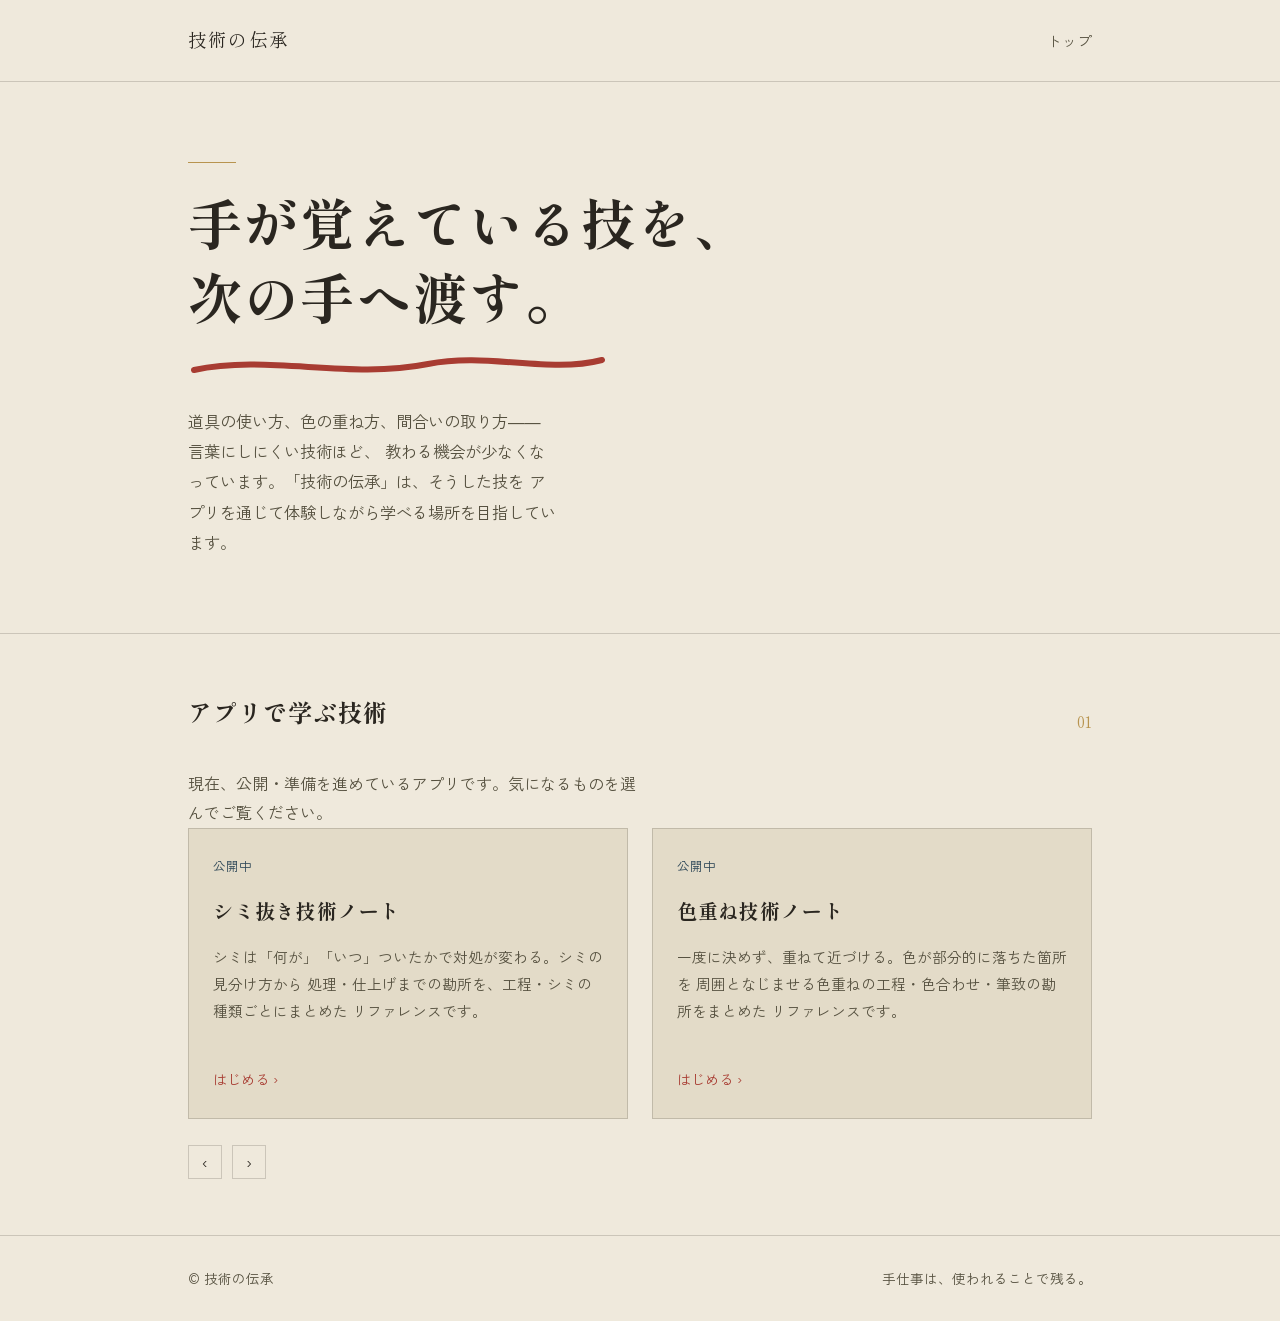
<file: index.html>
<!DOCTYPE html>
<html lang="ja">
<head>
<meta charset="UTF-8">
<meta name="viewport" content="width=device-width, initial-scale=1.0">
<title>技術の伝承 | 職人の技をアプリで受け継ぐ</title>
<meta name="description" content="失われつつある日本の伝統技術を、アプリを通じて学び、次の世代へつなぐ「技術の伝承」プロジェクト。">
<link rel="stylesheet" href="css/style.css">
</head>
<body>

<header class="site-header">
  <div class="wrap">
    <a class="brand" href="index.html">技術の伝承</a>
    <nav>
      <a href="index.html">トップ</a>
    </nav>
  </div>
</header>

<section class="hero">
  <div class="wrap">
    <div class="eyebrow-line"></div>
    <h1>手が覚えている技を、<br>次の手へ渡す。</h1>
    <svg class="brush-underline" viewBox="0 0 420 34" aria-hidden="true">
      <path d="M6,20 C 80,4 160,30 240,14 C 300,2 360,24 414,10" />
    </svg>
    <p class="lede">
      道具の使い方、色の重ね方、間合いの取り方――言葉にしにくい技術ほど、
      教わる機会が少なくなっています。「技術の伝承」は、そうした技を
      アプリを通じて体験しながら学べる場所を目指しています。
    </p>
  </div>
</section>

<section class="section" id="apps">
  <div class="wrap">
    <div class="section-head">
      <h2>アプリで学ぶ技術</h2>
      <span class="num">01</span>
    </div>
    <p class="section-note">
      現在、公開・準備を進めているアプリです。気になるものを選んでご覧ください。
    </p>

    <div class="carousel">
      <div class="carousel-track" id="carouselTrack">
        <a class="app-card" href="diagnosis.html">
          <span class="tag">公開中</span>
          <h3>診断・判定ノート</h3>
          <p>
            「洗えるか」「この繊維は何か」「なぜこうなったのか」。
            水洗い可否判定・生地判定(繊維鑑定)・事故品/クレーム対応を
            まとめた、判断のためのリファレンスです。
          </p>
          <span class="go">はじめる ›</span>
        </a>

        <a class="app-card" href="stain-removal.html">
          <span class="tag">公開中</span>
          <h3>シミ抜き技術ノート</h3>
          <p>
            シミは「何が」「いつ」ついたかで対処が変わる。シミの見分け方から
            処理・仕上げまでの勘所を、工程・シミの種類ごとにまとめた
            リファレンスです。
          </p>
          <span class="go">はじめる ›</span>
        </a>

        <a class="app-card" href="dyeing.html">
          <span class="tag">公開中</span>
          <h3>色重ね技術ノート</h3>
          <p>
            一度に決めず、重ねて近づける。色が部分的に落ちた箇所を
            周囲となじませる色重ねの工程・色合わせ・筆致の勘所をまとめた
            リファレンスです。
          </p>
          <span class="go">はじめる ›</span>
        </a>

        <a class="app-card" href="pleats.html">
          <span class="tag">公開中</span>
          <h3>プリーツ技術ノート</h3>
          <p>
            温度・水分・圧力・時間、四つの加減で決まるプリーツの持ち。
            工程別の手順ガイド、素材とプリーツ種類ごとの判定フローチャート、
            技のポイントをまとめたリファレンスです。
          </p>
          <span class="go">はじめる ›</span>
        </a>
      </div>

      <div class="carousel-nav">
        <button type="button" id="prevBtn" aria-label="前へ">‹</button>
        <button type="button" id="nextBtn" aria-label="次へ">›</button>
      </div>
    </div>
  </div>
</section>

<footer class="site-footer">
  <div class="wrap">
    <span>© 技術の伝承</span>
    <span>手仕事は、使われることで残る。</span>
  </div>
</footer>

<script src="js/main.js"></script>
</body>
</html>
</file>
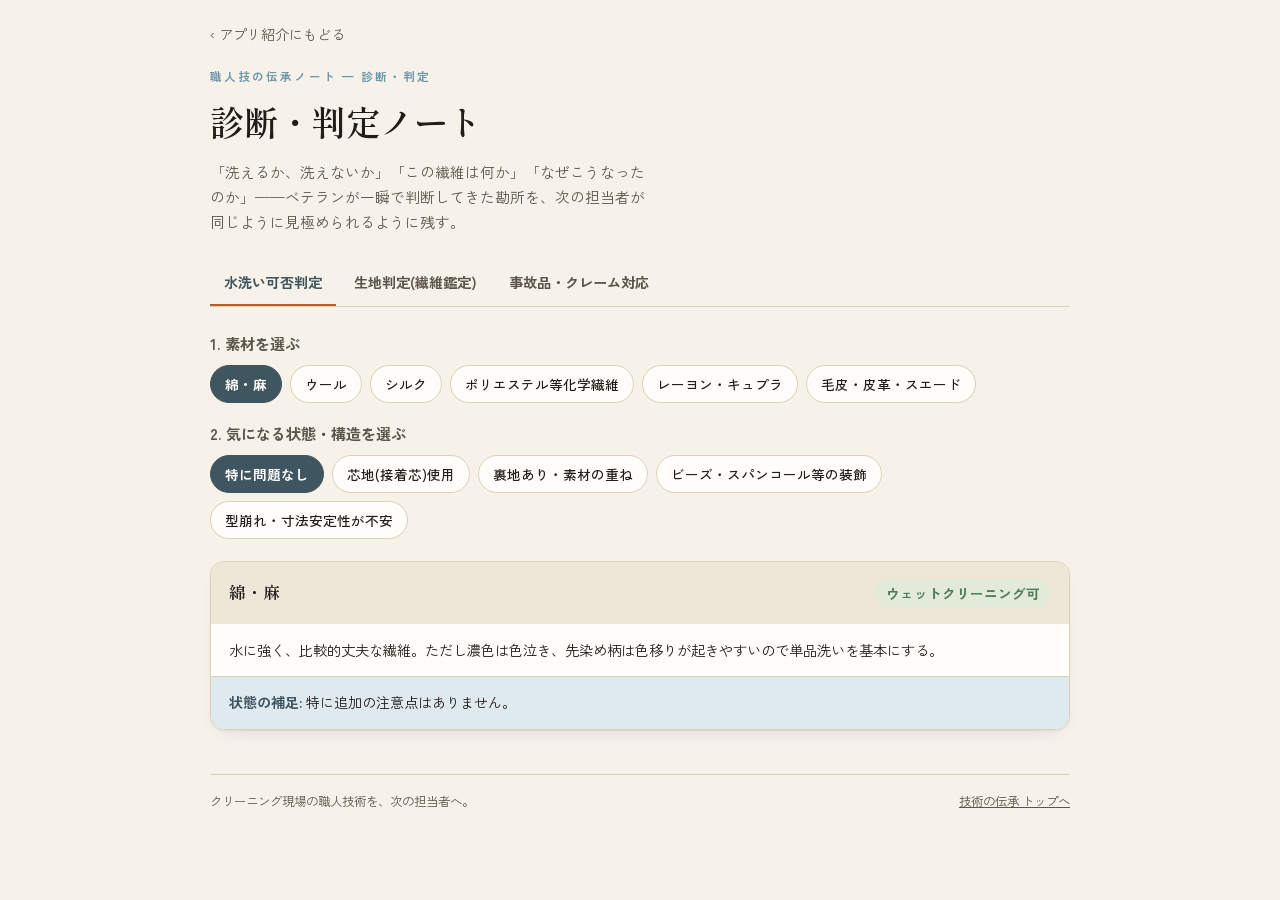
<file: diagnosis-note.html>
<!DOCTYPE html>
<html lang="ja">
<head>
<meta charset="UTF-8">
<meta name="viewport" content="width=device-width, initial-scale=1.0">
<title>診断・判定ノート | 技術の伝承</title>
<meta name="description" content="水洗い可否判定、生地判定(繊維鑑定)、事故品・クレーム対応をまとめた診断・判定リファレンス。">
<link rel="stylesheet" href="https://fonts.googleapis.com/css2?family=Shippori+Mincho:wght@400;600;800&family=Zen+Kaku+Gothic+New:wght@400;500;700&display=swap">
<style>
  :root{
    --ink:#211d1a;
    --ink-soft:#5c554c;
    --bg:#f6f2e9;
    --surface:#fffdf9;
    --surface-2:#eee6d6;
    --line:#ddd0b8;
    --steel:#3f5560;
    --steam:#6f97a8;
    --steam-soft:#dfeaee;
    --heat:#b85c2f;
    --heat-soft:#f3ddc9;
    --good:#4f7a54;
    --good-soft:#e2ead9;
    --warn:#a8862f;
    --warn-soft:#f1e6c9;
    --shadow: 0 1px 2px rgba(33,29,26,.06), 0 8px 20px -12px rgba(33,29,26,.18);
  }
  *{box-sizing:border-box;}
  body{
    margin:0;
    background:var(--bg);
    color:var(--ink);
    font-family:'Zen Kaku Gothic New', 'Hiragino Kaku Gothic ProN', sans-serif;
    line-height:1.7;
    padding-inline:16px;
  }
  img{max-width:100%;}
  .wrap{max-width:860px; margin:0 auto; padding-block:20px 64px;}

  h1,h2,h3{font-family:'Shippori Mincho', serif; font-weight:600; text-wrap:balance; margin:0;}

  .dn-back{
    display:inline-block; margin-bottom:20px; font-size:.88rem;
    color:var(--ink-soft); text-decoration:none;
  }
  .dn-back:hover{ color:var(--steel); }

  header.top{
    display:flex; flex-direction:column; gap:6px; margin-bottom:20px;
  }
  .eyebrow{
    font-size:.72rem; letter-spacing:.18em; color:var(--steam); font-weight:700;
    text-transform:uppercase;
  }
  header.top h1{font-size:clamp(1.6rem,5vw,2.15rem); color:var(--ink);}
  header.top p{margin:2px 0 0; color:var(--ink-soft); font-size:.92rem; max-width:56ch;}

  nav.tabs{
    position:sticky; top:0;
    display:flex; gap:4px; background:var(--bg);
    border-bottom:1px solid var(--line); padding-block:10px 0;
    margin-bottom:24px; z-index:10; overflow-x:auto;
  }
  nav.tabs button{
    appearance:none; border:none; background:none; cursor:pointer;
    font-family:inherit; font-size:.88rem; font-weight:700; color:var(--ink-soft);
    padding:8px 14px 12px; border-bottom:2px solid transparent; white-space:nowrap;
  }
  nav.tabs button.active{color:var(--steel); border-color:var(--heat);}
  nav.tabs button:focus-visible, .chip:focus-visible{outline:2px solid var(--heat); outline-offset:2px;}

  section.panel{display:none;}
  section.panel.active{display:block;}

  /* --- 水洗い可否判定 --- */
  .flow-grid{display:grid; gap:18px;}
  .flow-group h3{font-size:.95rem; color:var(--ink-soft); font-family:'Zen Kaku Gothic New',sans-serif; font-weight:700; margin-bottom:8px;}
  .chips{display:flex; flex-wrap:wrap; gap:8px;}
  .chip{
    appearance:none; cursor:pointer; font-family:inherit; font-size:.85rem; font-weight:500;
    padding:8px 14px; border-radius:999px; border:1px solid var(--line);
    background:var(--surface); color:var(--ink);
  }
  .chip.sel{background:var(--steel); border-color:var(--steel); color:var(--surface); font-weight:700;}

  .result{
    margin-top:22px; background:var(--surface); border:1px solid var(--line);
    border-radius:14px; box-shadow:var(--shadow); overflow:hidden;
  }
  .result-head{
    padding:16px 18px; background:var(--surface-2);
    display:flex; justify-content:space-between; align-items:baseline; gap:10px; flex-wrap:wrap;
  }
  .result-head h3{font-size:1.05rem;}
  .method-badge{
    display:inline-block; font-size:.85rem; font-weight:700; padding:3px 11px; border-radius:999px;
  }
  .method-ok{background:var(--good-soft); color:var(--good);}
  .method-caution{background:var(--heat-soft); color:var(--heat);}
  .method-stop{background:var(--warn-soft); color:var(--warn);}
  .result-body{ padding:14px 18px; font-size:.9rem; }
  .result-body p{ margin:0 0 10px; }
  .result-body p:last-child{ margin-bottom:0; }
  .result-note{
    border-top:1px solid var(--line); padding:14px 18px; font-size:.88rem; background:var(--steam-soft);
  }
  .result-note b{color:var(--steel);}

  /* --- 生地判定(繊維鑑定) --- */
  .stage{
    display:grid; grid-template-columns:auto 1fr; gap:14px;
    border-top:1px solid var(--line); padding-block:18px;
  }
  .stage:last-child{border-bottom:1px solid var(--line);}
  .stage-num{
    font-family:'Shippori Mincho',serif; font-size:1.6rem;
    -webkit-text-stroke:1px var(--steam); color:transparent;
    width:2.2ch;
  }
  .stage-head{display:flex; align-items:center; gap:12px; cursor:pointer;}
  .stage-icon{
    width:38px; height:38px; flex:none; border-radius:50%;
    background:var(--steam-soft); display:grid; place-items:center; color:var(--steel);
  }
  .stage-icon svg{width:20px; height:20px;}
  .stage-title{font-family:'Shippori Mincho',serif; font-size:1.15rem; font-weight:600;}
  .stage-sub{font-size:.82rem; color:var(--ink-soft); margin-top:1px;}
  .stage-toggle{margin-left:auto; color:var(--ink-soft); font-size:.8rem; flex:none;}
  .stage-body{
    overflow:hidden; max-height:0; transition:max-height .25s ease;
  }
  .stage.open .stage-body{max-height:600px;}
  .stage-body-inner{padding-top:14px;}
  .stage ul{margin:0; padding-left:1.1em; display:grid; gap:8px;}
  .stage li{font-size:.92rem;}
  .stage li b{color:var(--steel);}
  .warn{
    margin-top:12px; display:flex; gap:8px; align-items:flex-start;
    background:var(--heat-soft); border:1px solid rgba(184,92,47,.4);
    padding:10px 12px; border-radius:8px; font-size:.85rem; color:var(--ink);
  }
  .warn b{color:var(--heat);}

  /* --- 事故品・クレーム対応 --- */
  .cases{display:grid; gap:16px; grid-template-columns:repeat(auto-fit,minmax(240px,1fr));}
  .case-card{
    background:var(--surface); border:1px solid var(--line); border-radius:14px;
    box-shadow:var(--shadow); padding:16px; display:flex; flex-direction:column; gap:10px;
  }
  .case-num{font-size:.72rem; letter-spacing:.12em; color:var(--heat); font-weight:700;}
  .case-card h3{font-size:1.05rem;}
  .case-card dl{margin:0; display:grid; gap:8px;}
  .case-card dt{font-size:.76rem; font-weight:700; color:var(--ink-soft); letter-spacing:.04em;}
  .case-card dd{margin:2px 0 0; font-size:.88rem;}

  .dn-footer{
    margin-top:44px; padding-top:16px; border-top:1px solid var(--line);
    font-size:.78rem; color:var(--ink-soft); display:flex; justify-content:space-between; gap:12px; flex-wrap:wrap;
  }
  .dn-footer a{ color:inherit; }
</style>
</head>
<body>

<div class="wrap">
  <a class="dn-back" href="diagnosis.html">‹ アプリ紹介にもどる</a>

  <header class="top">
    <span class="eyebrow">職人技の伝承ノート — 診断・判定</span>
    <h1>診断・判定ノート</h1>
    <p>「洗えるか、洗えないか」「この繊維は何か」「なぜこうなったのか」——ベテランが一瞬で判断してきた勘所を、次の担当者が同じように見極められるように残す。</p>
  </header>

  <nav class="tabs">
    <button class="active" data-tab="wash">水洗い可否判定</button>
    <button data-tab="fiber">生地判定(繊維鑑定)</button>
    <button data-tab="claim">事故品・クレーム対応</button>
  </nav>

  <!-- ============ 水洗い可否判定 ============ -->
  <section class="panel active" id="panel-wash">
    <div class="flow-grid">
      <div class="flow-group">
        <h3>1. 素材を選ぶ</h3>
        <div class="chips" id="material-chips"></div>
      </div>
      <div class="flow-group">
        <h3>2. 気になる状態・構造を選ぶ</h3>
        <div class="chips" id="condition-chips"></div>
      </div>
    </div>

    <div class="result">
      <div class="result-head">
        <h3 id="result-title">—</h3>
        <span class="method-badge" id="result-method">—</span>
      </div>
      <div class="result-body" id="result-body"></div>
      <div class="result-note" id="result-note"></div>
    </div>
  </section>

  <!-- ============ 生地判定(繊維鑑定) ============ -->
  <section class="panel" id="panel-fiber">

    <div class="stage open" data-stage>
      <div class="stage-num">01</div>
      <div>
        <div class="stage-head" data-stage-head>
          <span class="stage-icon"><svg viewBox="0 0 24 24" fill="none" stroke="currentColor" stroke-width="1.6" stroke-linecap="round" stroke-linejoin="round"><path d="M2 12s4-7 10-7 10 7 10 7-4 7-10 7-10-7-10-7Z"/><circle cx="12" cy="12" r="3"/></svg></span>
          <div>
            <div class="stage-title">見た目で見る</div>
            <div class="stage-sub">光沢・織り目・均一性</div>
          </div>
          <span class="stage-toggle">閉じる ▲</span>
        </div>
        <div class="stage-body">
          <div class="stage-body-inner">
            <ul>
              <li><b>光沢</b>:シルクは柔らかく上品な光沢、ポリエステル・アセテートは均一で強い人工的な光沢が出やすい。</li>
              <li><b>織り目の粗さ</b>:麻は繊維の節が目立ちやすく、綿は比較的均一。天然繊維ほど太さにばらつきが出る。</li>
              <li><b>色の均一性</b>:天然繊維は染めムラが微妙に残ることがあるが、化学繊維は非常に均一に発色する傾向がある。</li>
            </ul>
          </div>
        </div>
      </div>
    </div>

    <div class="stage" data-stage>
      <div class="stage-num">02</div>
      <div>
        <div class="stage-head" data-stage-head>
          <span class="stage-icon"><svg viewBox="0 0 24 24" fill="none" stroke="currentColor" stroke-width="1.6" stroke-linecap="round" stroke-linejoin="round"><path d="M7 12c0-4 3-7 5-7s5 3 5 7-3 7-5 7-5-3-5-7Z"/><path d="M5 12h2M17 12h2"/></svg></span>
          <div>
            <div class="stage-title">触ってみる</div>
            <div class="stage-sub">しなやかさ・弾力・温冷感</div>
          </div>
          <span class="stage-toggle">開く ▼</span>
        </div>
        <div class="stage-body">
          <div class="stage-body-inner">
            <ul>
              <li><b>温冷感</b>:シルクや麻は触れた瞬間ひんやりと感じ、ウールは温かみを感じる。</li>
              <li><b>弾力</b>:ウールは指で押すとすぐに戻る弾力があり、レーヨンはへたって戻りにくい。</li>
              <li><b>しなやかさ</b>:化学繊維はコシが強くパリッとした感触、天然繊維は繊維ごとに柔らかさが異なる。</li>
            </ul>
          </div>
        </div>
      </div>
    </div>

    <div class="stage" data-stage>
      <div class="stage-num">03</div>
      <div>
        <div class="stage-head" data-stage-head>
          <span class="stage-icon"><svg viewBox="0 0 24 24" fill="none" stroke="currentColor" stroke-width="1.6" stroke-linecap="round" stroke-linejoin="round"><path d="M12 2c0 6-5 6-5 11a5 5 0 0 0 10 0c0-5-5-5-5-11Z"/></svg></span>
          <div>
            <div class="stage-title">燃焼試験で確かめる</div>
            <div class="stage-sub">端切れの糸を使った最終確認</div>
          </div>
          <span class="stage-toggle">開く ▼</span>
        </div>
        <div class="stage-body">
          <div class="stage-body-inner">
            <ul>
              <li><b>天然繊維(綿・麻・ウール・シルク)</b>:炎に近づけるとよく燃え、髪の毛が焦げるような匂いがして、灰はサラサラと崩れる。</li>
              <li><b>化学繊維(ポリエステル・アセテート等)</b>:溶けながら縮れて丸まり、プラスチックが焦げるような匂いがする。灰は硬い玉になる。</li>
              <li><b>レーヨン・キュプラ</b>:紙が燃えるように素早く燃え、燃えた跡がほとんど残らない。</li>
            </ul>
            <div class="warn"><b>注意:</b> 必ず商品本体ではなく、内側の縫い代など見えない部分の端切れ糸で行う。判断がつかない場合は無理に試さない。</div>
          </div>
        </div>
      </div>
    </div>

    <div class="stage" data-stage>
      <div class="stage-num">04</div>
      <div>
        <div class="stage-head" data-stage-head>
          <span class="stage-icon"><svg viewBox="0 0 24 24" fill="none" stroke="currentColor" stroke-width="1.6" stroke-linecap="round" stroke-linejoin="round"><circle cx="12" cy="12" r="9"/><path d="M12 8v5l3 2"/></svg></span>
          <div>
            <div class="stage-title">迷ったときは</div>
            <div class="stage-sub">表示タグの確認と試し洗い</div>
          </div>
          <span class="stage-toggle">開く ▼</span>
        </div>
        <div class="stage-body">
          <div class="stage-body-inner">
            <ul>
              <li><b>表示タグ優先</b>:組成表示があれば、見た目・触感の判断よりも表示を優先する。</li>
              <li><b>混紡には注意</b>:「綿65%・ポリエステル35%」のように混紡の場合は、より弱い方の繊維(この例では綿)を基準に扱う。</li>
              <li><b>それでも迷う場合</b>:目立たない部分で少量の試し洗いを行い、変化がないか確認してから本洗いに進む。</li>
            </ul>
          </div>
        </div>
      </div>
    </div>

  </section>

  <!-- ============ 事故品・クレーム対応 ============ -->
  <section class="panel" id="panel-claim">
    <div class="cases">

      <div class="case-card">
        <span class="case-num">CASE 01</span>
        <h3>縮み</h3>
        <dl>
          <div><dt>原因</dt><dd>水分・摩擦・熱の組み合わせで繊維が収縮する。レーヨン・ウール・混紡素材で起きやすい。</dd></div>
          <div><dt>対処</dt><dd>スチームを当てながら生地を軽く引っ張って伸ばす。完全には戻らないことがあるため、着手前に状態を写真で記録しておく。</dd></div>
        </dl>
      </div>

      <div class="case-card">
        <span class="case-num">CASE 02</span>
        <h3>色泣き・色移り</h3>
        <dl>
          <div><dt>原因</dt><dd>染色堅牢度が低い濃色部分の染料が、水分中で白地や淡色部分ににじみ出る。</dd></div>
          <div><dt>対処</dt><dd>移った染料の除去を試みるが、生地の地色まで脱色するリスクがあるため、必ず目立たない部分で試してから進める。</dd></div>
        </dl>
      </div>

      <div class="case-card">
        <span class="case-num">CASE 03</span>
        <h3>風合い変化(硬化・ゴワつき)</h3>
        <dl>
          <div><dt>原因</dt><dd>乾燥仕上げの熱や、洗剤・糊剤の残留により生地が硬くなる。</dd></div>
          <div><dt>対処</dt><dd>柔軟剤を使った再仕上げプレスで風合いを戻す。素材によっては完全には戻らないことを事前に伝える。</dd></div>
        </dl>
      </div>

      <div class="case-card">
        <span class="case-num">CASE 04</span>
        <h3>黄変・変色</h3>
        <dl>
          <div><dt>原因</dt><dd>保管中の酸化や、汗汚れが時間経過とともに酸化して黄色く浮き出る。</dd></div>
          <div><dt>対処</dt><dd>還元系の漂白剤でのシミ抜きを検討する。進行度合いによっては完全に消えない場合があることを説明する。</dd></div>
        </dl>
      </div>

      <div class="case-card">
        <span class="case-num">CASE 05</span>
        <h3>型崩れ・プレス跡</h3>
        <dl>
          <div><dt>原因</dt><dd>誤った温度設定や、プレス後の放冷不足による変形・テカリ。</dd></div>
          <div><dt>対処</dt><dd>再度スチームを当てて生地を柔らかくし、正しい方向に形を戻す。テカリは当て布で軽くこすって目立たなくする。</dd></div>
        </dl>
      </div>

    </div>
  </section>

  <div class="dn-footer">
    <span>クリーニング現場の職人技術を、次の担当者へ。</span>
    <span><a href="index.html">技術の伝承 トップへ</a></span>
  </div>
</div>

<script>
(function(){
  // ---- tabs ----
  var tabs = document.querySelectorAll('nav.tabs button');
  var panels = { wash: document.getElementById('panel-wash'), fiber: document.getElementById('panel-fiber'), claim: document.getElementById('panel-claim') };
  tabs.forEach(function(btn){
    btn.addEventListener('click', function(){
      tabs.forEach(function(b){ b.classList.remove('active'); });
      btn.classList.add('active');
      Object.keys(panels).forEach(function(k){ panels[k].classList.remove('active'); });
      panels[btn.dataset.tab].classList.add('active');
    });
  });

  // ---- accordion stages ----
  document.querySelectorAll('[data-stage-head]').forEach(function(head){
    head.addEventListener('click', function(){
      var stage = head.closest('[data-stage]');
      var wasOpen = stage.classList.contains('open');
      stage.classList.toggle('open');
      head.querySelector('.stage-toggle').textContent = wasOpen ? '開く ▼' : '閉じる ▲';
    });
  });

  // ---- wash-check data ----
  var materials = [
    { id:'cotton_linen', label:'綿・麻', method:'ok', methodLabel:'ウェットクリーニング可',
      body:'水に強く、比較的丈夫な繊維。ただし濃色は色泣き、先染め柄は色移りが起きやすいので単品洗いを基本にする。' },
    { id:'wool', label:'ウール', method:'caution', methodLabel:'ドライクリーニング推奨',
      body:'水分と摩擦でフェルト化(縮絨)しやすい。ウェットクリーニングを行う場合は専用洗剤・低速脱水が必須。' },
    { id:'silk', label:'シルク', method:'caution', methodLabel:'ドライ推奨・水洗いは要相談',
      body:'水じみ・変色・風合い変化が起きやすい。汗抜き目的で水洗いする場合は必ず目立たない部分で試してから進める。' },
    { id:'synthetic', label:'ポリエステル等化学繊維', method:'ok', methodLabel:'ウェットクリーニング可',
      body:'水に強く型崩れしにくい素材。ただし熱には弱いので、乾燥・プレスの温度設定に注意する。' },
    { id:'rayon', label:'レーヨン・キュプラ', method:'caution', methodLabel:'ドライクリーニング推奨',
      body:'濡れると強度が大きく落ち、縮み・型崩れが起きやすい。表示にレーヨン・キュプラとあれば水洗いは避ける。' },
    { id:'fur_leather', label:'毛皮・皮革・スエード', method:'stop', methodLabel:'水洗い厳禁・専門業者へ',
      body:'一般のクリーニングでは対応できないことが多い。無理に扱わず、専門クリーニングへの回付を検討する。' }
  ];

  var conditions = [
    { id:'normal', label:'特に問題なし', note:'' },
    { id:'interlining', label:'芯地(接着芯)使用', note:'水洗いで接着芯が浮く・剥離することがある。ウェット系は避け、ドライクリーニングを優先する。' },
    { id:'lining', label:'裏地あり・素材の重ね', note:'表地と裏地で収縮率が違うと、水洗い後に生地がつれる(風船状になる)ことがある。' },
    { id:'trim', label:'ビーズ・スパンコール等の装飾', note:'接着剤の劣化・変色・脱落のおそれがあるため、部分手洗いや当て布プレスへの切り替えを検討する。' },
    { id:'unstable', label:'型崩れ・寸法安定性が不安', note:'判断に迷う場合は無理をせず、小さく目立たない部分で試し洗いをしてから本洗いに進む。' }
  ];

  var selMaterial = 'cotton_linen';
  var selCondition = 'normal';

  function renderChips(containerId, data, selectedId, onPick){
    var el = document.getElementById(containerId);
    el.innerHTML = '';
    data.forEach(function(item){
      var b = document.createElement('button');
      b.className = 'chip' + (item.id === selectedId ? ' sel' : '');
      b.textContent = item.label;
      b.addEventListener('click', function(){ onPick(item.id); });
      el.appendChild(b);
    });
  }

  function update(){
    renderChips('material-chips', materials, selMaterial, function(id){ selMaterial = id; update(); });
    renderChips('condition-chips', conditions, selCondition, function(id){ selCondition = id; update(); });

    var m = materials.find(function(x){ return x.id === selMaterial; });
    var c = conditions.find(function(x){ return x.id === selCondition; });

    document.getElementById('result-title').textContent = m.label;
    var badge = document.getElementById('result-method');
    badge.textContent = m.methodLabel;
    badge.className = 'method-badge method-' + m.method;

    document.getElementById('result-body').innerHTML = '<p>' + m.body + '</p>';

    var noteEl = document.getElementById('result-note');
    if (c.note) {
      noteEl.hidden = false;
      noteEl.innerHTML = '<b>' + c.label + 'の注意点:</b> ' + c.note;
    } else {
      noteEl.hidden = false;
      noteEl.innerHTML = '<b>状態の補足:</b> 特に追加の注意点はありません。';
    }
  }

  update();
})();
</script>
</body>
</html>
</file>
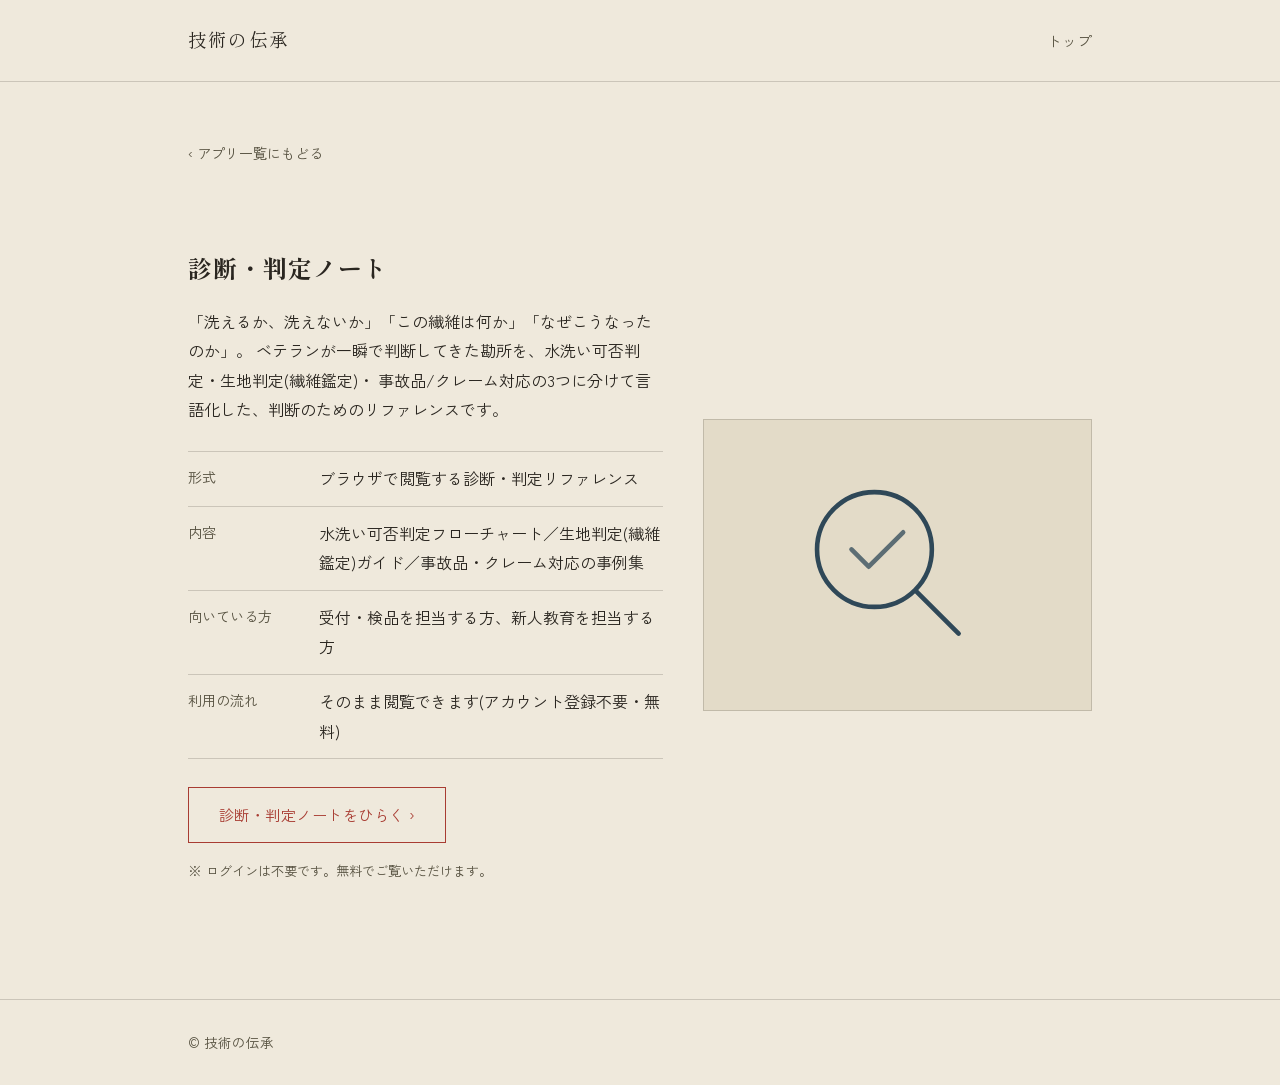
<file: diagnosis.html>
<!DOCTYPE html>
<html lang="ja">
<head>
<meta charset="UTF-8">
<meta name="viewport" content="width=device-width, initial-scale=1.0">
<title>診断・判定ノート | 技術の伝承</title>
<meta name="description" content="水洗い可否判定・生地判定(繊維鑑定)・事故品/クレーム対応をまとめたリファレンス「診断・判定ノート」のご紹介。">
<link rel="stylesheet" href="css/style.css">
<style>
  .diag-art {
    aspect-ratio: 4 / 3;
    border: 1px solid var(--line);
    background: var(--paper-dark);
    display: flex;
    align-items: center;
    justify-content: center;
    padding: 30px;
  }
  .diag-art svg {
    width: 100%;
    height: 100%;
    color: var(--indigo);
  }
</style>
</head>
<body>

<header class="site-header">
  <div class="wrap">
    <a class="brand" href="index.html">技術の伝承</a>
    <nav>
      <a href="index.html">トップ</a>
    </nav>
  </div>
</header>

<section class="section" style="border-top:none;">
  <div class="wrap">
    <a class="back-link" href="index.html">‹ アプリ一覧にもどる</a>

    <div class="app-hero">
      <div>
        <div class="eyebrow-line"></div>
        <h1>診断・判定ノート</h1>
        <p class="lede">
          「洗えるか、洗えないか」「この繊維は何か」「なぜこうなったのか」。
          ベテランが一瞬で判断してきた勘所を、水洗い可否判定・生地判定(繊維鑑定)・
          事故品/クレーム対応の3つに分けて言語化した、判断のためのリファレンスです。
        </p>

        <ul class="spec-list">
          <li><span class="k">形式</span><span class="v">ブラウザで閲覧する診断・判定リファレンス</span></li>
          <li><span class="k">内容</span><span class="v">水洗い可否判定フローチャート／生地判定(繊維鑑定)ガイド／事故品・クレーム対応の事例集</span></li>
          <li><span class="k">向いている方</span><span class="v">受付・検品を担当する方、新人教育を担当する方</span></li>
          <li><span class="k">利用の流れ</span><span class="v">そのまま閲覧できます(アカウント登録不要・無料)</span></li>
        </ul>

        <p style="margin-top:28px;">
          <a class="btn btn-primary" href="diagnosis-note.html">
            診断・判定ノートをひらく ›
          </a>
        </p>
        <p class="section-note" style="margin-top:10px; font-size:0.82rem;">
          ※ ログインは不要です。無料でご覧いただけます。
        </p>
      </div>

      <div>
        <div class="diag-art">
          <svg viewBox="0 0 160 120" fill="none" stroke="currentColor" stroke-width="2.4" stroke-linecap="round" stroke-linejoin="round" aria-hidden="true">
            <circle cx="68" cy="52" r="30" />
            <line x1="90" y1="74" x2="112" y2="96" />
            <path d="M56 52 l9 9 18 -18" opacity="0.75" />
          </svg>
        </div>
      </div>
    </div>
  </div>
</section>

<footer class="site-footer">
  <div class="wrap">
    <span>© 技術の伝承</span>
  </div>
</footer>

<script src="js/main.js"></script>
</body>
</html>
</file>
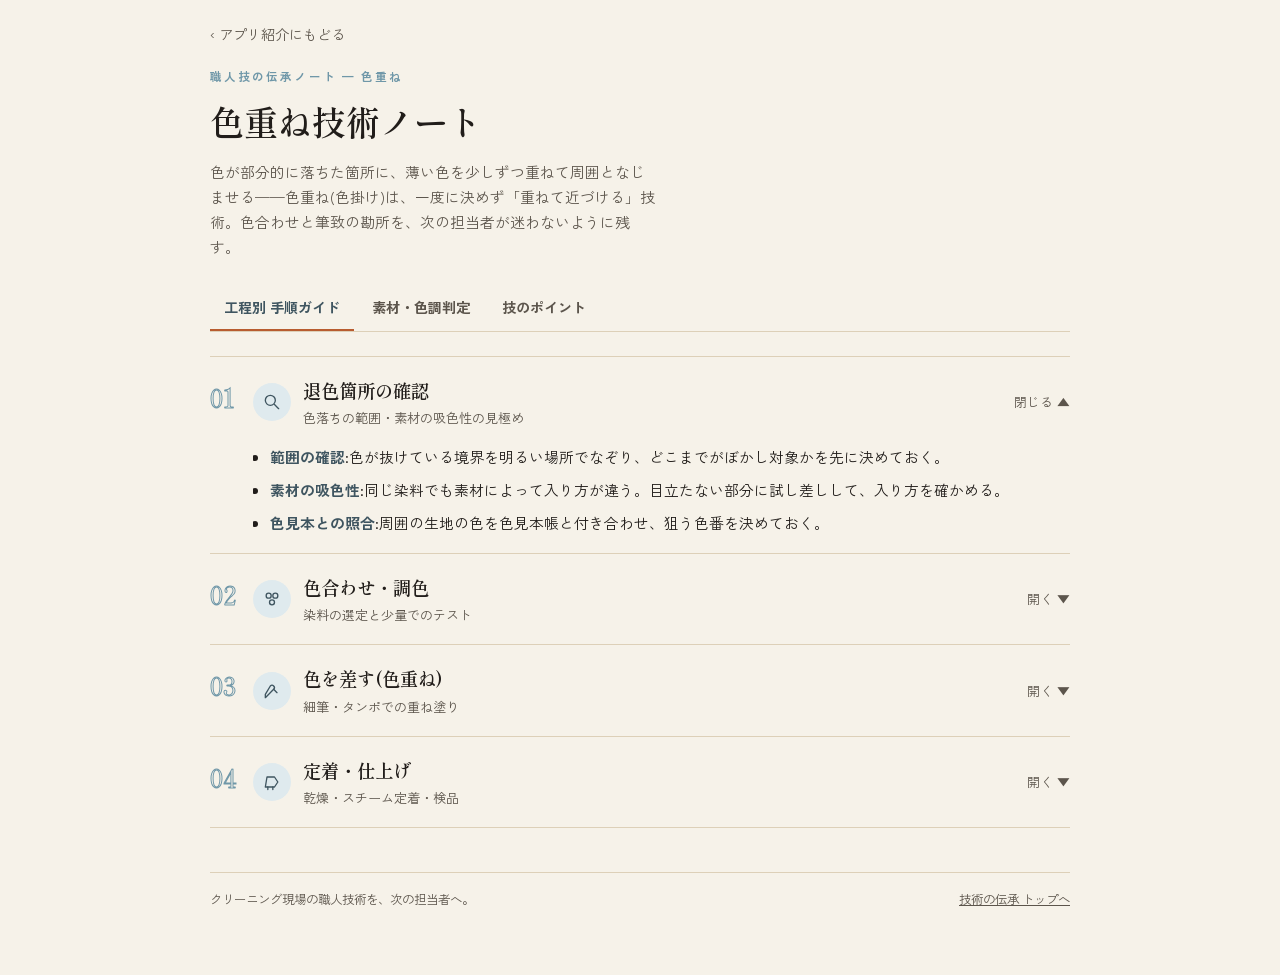
<file: dyeing-note.html>
<!DOCTYPE html>
<html lang="ja">
<head>
<meta charset="UTF-8">
<meta name="viewport" content="width=device-width, initial-scale=1.0">
<title>色重ね技術ノート | 技術の伝承</title>
<meta name="description" content="色重ね(色掛け)の工程別手順ガイド、素材・色調ごとの判定フローチャート、技のポイントをまとめたリファレンス。">
<link rel="stylesheet" href="https://fonts.googleapis.com/css2?family=Shippori+Mincho:wght@400;600;800&family=Zen+Kaku+Gothic+New:wght@400;500;700&display=swap">
<style>
  :root{
    --ink:#211d1a;
    --ink-soft:#5c554c;
    --bg:#f6f2e9;
    --surface:#fffdf9;
    --surface-2:#eee6d6;
    --line:#ddd0b8;
    --steel:#3f5560;
    --steam:#6f97a8;
    --steam-soft:#dfeaee;
    --heat:#b85c2f;
    --heat-soft:#f3ddc9;
    --good:#4f7a54;
    --good-soft:#e2ead9;
    --shadow: 0 1px 2px rgba(33,29,26,.06), 0 8px 20px -12px rgba(33,29,26,.18);
  }
  *{box-sizing:border-box;}
  body{
    margin:0;
    background:var(--bg);
    color:var(--ink);
    font-family:'Zen Kaku Gothic New', 'Hiragino Kaku Gothic ProN', sans-serif;
    line-height:1.7;
    padding-inline:16px;
  }
  img{max-width:100%;}
  .wrap{max-width:860px; margin:0 auto; padding-block:20px 64px;}

  h1,h2,h3{font-family:'Shippori Mincho', serif; font-weight:600; text-wrap:balance; margin:0;}

  .dn-back{
    display:inline-block; margin-bottom:20px; font-size:.88rem;
    color:var(--ink-soft); text-decoration:none;
  }
  .dn-back:hover{ color:var(--steel); }

  header.top{
    display:flex; flex-direction:column; gap:6px; margin-bottom:20px;
  }
  .eyebrow{
    font-size:.72rem; letter-spacing:.18em; color:var(--steam); font-weight:700;
    text-transform:uppercase;
  }
  header.top h1{font-size:clamp(1.6rem,5vw,2.15rem); color:var(--ink);}
  header.top p{margin:2px 0 0; color:var(--ink-soft); font-size:.92rem; max-width:56ch;}

  nav.tabs{
    position:sticky; top:0;
    display:flex; gap:4px; background:var(--bg);
    border-bottom:1px solid var(--line); padding-block:10px 0;
    margin-bottom:24px; z-index:10; overflow-x:auto;
  }
  nav.tabs button{
    appearance:none; border:none; background:none; cursor:pointer;
    font-family:inherit; font-size:.88rem; font-weight:700; color:var(--ink-soft);
    padding:8px 14px 12px; border-bottom:2px solid transparent; white-space:nowrap;
  }
  nav.tabs button.active{color:var(--steel); border-color:var(--heat);}
  nav.tabs button:focus-visible, .chip:focus-visible{outline:2px solid var(--heat); outline-offset:2px;}

  section.panel{display:none;}
  section.panel.active{display:block;}

  /* --- 手順ガイド --- */
  .stage{
    display:grid; grid-template-columns:auto 1fr; gap:14px;
    border-top:1px solid var(--line); padding-block:18px;
  }
  .stage:last-child{border-bottom:1px solid var(--line);}
  .stage-num{
    font-family:'Shippori Mincho',serif; font-size:1.6rem;
    -webkit-text-stroke:1px var(--steam); color:transparent;
    width:2.2ch;
  }
  .stage-head{display:flex; align-items:center; gap:12px; cursor:pointer;}
  .stage-icon{
    width:38px; height:38px; flex:none; border-radius:50%;
    background:var(--steam-soft); display:grid; place-items:center; color:var(--steel);
  }
  .stage-icon svg{width:20px; height:20px;}
  .stage-title{font-family:'Shippori Mincho',serif; font-size:1.15rem; font-weight:600;}
  .stage-sub{font-size:.82rem; color:var(--ink-soft); margin-top:1px;}
  .stage-toggle{margin-left:auto; color:var(--ink-soft); font-size:.8rem; flex:none;}
  .stage-body{
    overflow:hidden; max-height:0; transition:max-height .25s ease;
  }
  .stage.open .stage-body{max-height:600px;}
  .stage-body-inner{padding-top:14px;}
  .stage ul{margin:0; padding-left:1.1em; display:grid; gap:8px;}
  .stage li{font-size:.92rem;}
  .stage li b{color:var(--steel);}
  .warn{
    margin-top:12px; display:flex; gap:8px; align-items:flex-start;
    background:var(--heat-soft); border:1px solid rgba(184,92,47,.4);
    padding:10px 12px; border-radius:8px; font-size:.85rem; color:var(--ink);
  }
  .warn b{color:var(--heat);}

  /* --- 判定フローチャート --- */
  .flow-grid{display:grid; gap:18px;}
  .flow-group h3{font-size:.95rem; color:var(--ink-soft); font-family:'Zen Kaku Gothic New',sans-serif; font-weight:700; margin-bottom:8px;}
  .chips{display:flex; flex-wrap:wrap; gap:8px;}
  .chip{
    appearance:none; cursor:pointer; font-family:inherit; font-size:.85rem; font-weight:500;
    padding:8px 14px; border-radius:999px; border:1px solid var(--line);
    background:var(--surface); color:var(--ink);
  }
  .chip.sel{background:var(--steel); border-color:var(--steel); color:var(--surface); font-weight:700;}

  .result{
    margin-top:22px; background:var(--surface); border:1px solid var(--line);
    border-radius:14px; box-shadow:var(--shadow); overflow:hidden;
  }
  .result-head{
    padding:16px 18px; background:var(--surface-2);
    display:flex; justify-content:space-between; align-items:baseline; gap:10px; flex-wrap:wrap;
  }
  .result-head h3{font-size:1.05rem;}
  .result-head span{font-size:.78rem; color:var(--ink-soft);}
  .result-rows{display:grid;}
  .result-row{
    display:grid; grid-template-columns:110px 1fr; gap:12px;
    padding:12px 18px; border-top:1px solid var(--line); font-size:.88rem;
  }
  .result-row dt{color:var(--ink-soft); font-weight:700;}
  .result-row dd{margin:0;}
  .tone-note{
    padding:14px 18px; border-top:1px solid var(--line); font-size:.88rem; background:var(--steam-soft);
  }
  .tone-note b{color:var(--steel);}

  /* --- 技のポイント --- */
  .tips{display:grid; gap:16px; grid-template-columns:repeat(auto-fit,minmax(240px,1fr));}
  .tip-card{
    background:var(--surface); border:1px solid var(--line); border-radius:14px;
    box-shadow:var(--shadow); padding:16px; display:flex; flex-direction:column; gap:10px;
  }
  .tip-diagram{
    aspect-ratio:4/3; background:var(--surface-2); border-radius:10px;
    display:grid; place-items:center; padding:10px;
  }
  .tip-diagram svg{width:100%; height:100%; max-width:180px; color:var(--steel);}
  .tip-num{font-size:.72rem; letter-spacing:.12em; color:var(--heat); font-weight:700;}
  .tip-card h3{font-size:1rem;}
  .tip-card p{margin:0; font-size:.85rem; color:var(--ink-soft);}

  .dn-footer{
    margin-top:44px; padding-top:16px; border-top:1px solid var(--line);
    font-size:.78rem; color:var(--ink-soft); display:flex; justify-content:space-between; gap:12px; flex-wrap:wrap;
  }
  .dn-footer a{ color:inherit; }
</style>
</head>
<body>

<div class="wrap">
  <a class="dn-back" href="dyeing.html">‹ アプリ紹介にもどる</a>

  <header class="top">
    <span class="eyebrow">職人技の伝承ノート — 色重ね</span>
    <h1>色重ね技術ノート</h1>
    <p>色が部分的に落ちた箇所に、薄い色を少しずつ重ねて周囲となじませる——色重ね(色掛け)は、一度に決めず「重ねて近づける」技術。色合わせと筆致の勘所を、次の担当者が迷わないように残す。</p>
  </header>

  <nav class="tabs">
    <button class="active" data-tab="guide">工程別 手順ガイド</button>
    <button data-tab="flow">素材・色調判定</button>
    <button data-tab="tips">技のポイント</button>
  </nav>

  <!-- ============ 手順ガイド ============ -->
  <section class="panel active" id="panel-guide">

    <div class="stage open" data-stage>
      <div class="stage-num">01</div>
      <div>
        <div class="stage-head" data-stage-head>
          <span class="stage-icon"><svg viewBox="0 0 24 24" fill="none" stroke="currentColor" stroke-width="1.6" stroke-linecap="round" stroke-linejoin="round"><circle cx="10" cy="10" r="6"/><line x1="15" y1="15" x2="20" y2="20"/></svg></span>
          <div>
            <div class="stage-title">退色箇所の確認</div>
            <div class="stage-sub">色落ちの範囲・素材の吸色性の見極め</div>
          </div>
          <span class="stage-toggle">閉じる ▲</span>
        </div>
        <div class="stage-body">
          <div class="stage-body-inner">
            <ul>
              <li><b>範囲の確認</b>:色が抜けている境界を明るい場所でなぞり、どこまでがぼかし対象かを先に決めておく。</li>
              <li><b>素材の吸色性</b>:同じ染料でも素材によって入り方が違う。目立たない部分に試し差しして、入り方を確かめる。</li>
              <li><b>色見本との照合</b>:周囲の生地の色を色見本帳と付き合わせ、狙う色番を決めておく。</li>
            </ul>
          </div>
        </div>
      </div>
    </div>

    <div class="stage" data-stage>
      <div class="stage-num">02</div>
      <div>
        <div class="stage-head" data-stage-head>
          <span class="stage-icon"><svg viewBox="0 0 24 24" fill="none" stroke="currentColor" stroke-width="1.6" stroke-linecap="round" stroke-linejoin="round"><circle cx="8" cy="8" r="3"/><circle cx="16" cy="8" r="3"/><circle cx="12" cy="16" r="3"/></svg></span>
          <div>
            <div class="stage-title">色合わせ・調色</div>
            <div class="stage-sub">染料の選定と少量でのテスト</div>
          </div>
          <span class="stage-toggle">開く ▼</span>
        </div>
        <div class="stage-body">
          <div class="stage-body-inner">
            <ul>
              <li><b>染料の選定</b>:素材に定着しやすい染料タイプを選ぶ(詳しくは「素材・色調判定」タブを参照)。</li>
              <li><b>少量から調色</b>:狙う色番より一段薄めに調色し、重ねながら近づける前提で作る。最初から濃く作らない。</li>
              <li><b>試し差し</b>:端切れや目立たない部分に一度置いて、乾いた後の色を確認してから本番に進む。</li>
            </ul>
          </div>
        </div>
      </div>
    </div>

    <div class="stage" data-stage>
      <div class="stage-num">03</div>
      <div>
        <div class="stage-head" data-stage-head>
          <span class="stage-icon"><svg viewBox="0 0 24 24" fill="none" stroke="currentColor" stroke-width="1.6" stroke-linecap="round" stroke-linejoin="round"><path d="M4 20 L14 10 a2.8 2.8 0 0 0 -4 -4 L 4 16 Z"/><path d="M14 10 L18 14"/></svg></span>
          <div>
            <div class="stage-title">色を差す(色重ね)</div>
            <div class="stage-sub">細筆・タンポでの重ね塗り</div>
          </div>
          <span class="stage-toggle">開く ▼</span>
        </div>
        <div class="stage-body">
          <div class="stage-body-inner">
            <ul>
              <li><b>薄く、何度も</b>:一度に色を決めようとせず、薄く差しては乾かし、様子を見ながら重ねる。</li>
              <li><b>際をぼかす</b>:境界線をくっきり作らず、タンポで外側へ向けてぼかしながら周囲となじませる。</li>
              <li><b>乾かしてから重ねる</b>:生乾きの上に重ねると色がにじみ、むしろ境界が目立ってしまう。</li>
            </ul>
            <div class="warn"><b>注意:</b> 焦って一度に濃く入れると、修正が効かなくなる。「戻れる範囲」で少しずつ進めるのが鉄則。</div>
          </div>
        </div>
      </div>
    </div>

    <div class="stage" data-stage>
      <div class="stage-num">04</div>
      <div>
        <div class="stage-head" data-stage-head>
          <span class="stage-icon"><svg viewBox="0 0 24 24" fill="none" stroke="currentColor" stroke-width="1.6" stroke-linecap="round" stroke-linejoin="round"><path d="M4 18 L15 18 L19 12 L15 6 L6 6 Z"/><line x1="7" y1="18" x2="7" y2="21"/><line x1="13" y1="18" x2="13" y2="21"/></svg></span>
          <div>
            <div class="stage-title">定着・仕上げ</div>
            <div class="stage-sub">乾燥・スチーム定着・検品</div>
          </div>
          <span class="stage-toggle">開く ▼</span>
        </div>
        <div class="stage-body">
          <div class="stage-body-inner">
            <ul>
              <li><b>完全乾燥</b>:定着処理の前に必ず完全に乾かす。生乾きでの加熱はムラや変色の原因になる。</li>
              <li><b>定着</b>:当て布ごしにスチーム・アイロンで定着させ、染料を生地に固定する。</li>
              <li><b>最終検品</b>:自然光・室内灯の両方で周囲との色差を確認し、必要であれば軽く重ねて微調整する。</li>
            </ul>
          </div>
        </div>
      </div>
    </div>

  </section>

  <!-- ============ 素材・色調判定 ============ -->
  <section class="panel" id="panel-flow">
    <div class="flow-grid">
      <div class="flow-group">
        <h3>1. 素材を選ぶ</h3>
        <div class="chips" id="material-chips"></div>
      </div>
      <div class="flow-group">
        <h3>2. 色系統を選ぶ</h3>
        <div class="chips" id="tone-chips"></div>
      </div>
    </div>

    <div class="result">
      <div class="result-head">
        <h3 id="result-title">—</h3>
        <span id="result-sub">推奨アプローチ</span>
      </div>
      <dl class="result-rows" id="result-rows"></dl>
      <div class="tone-note" id="tone-note"></div>
    </div>
  </section>

  <!-- ============ 技のポイント ============ -->
  <section class="panel" id="panel-tips">
    <div class="tips">

      <div class="tip-card">
        <div class="tip-diagram">
          <svg viewBox="0 0 120 90" fill="none" stroke="currentColor" stroke-width="2.2" stroke-linecap="round" stroke-linejoin="round">
            <circle cx="40" cy="45" r="18" opacity="0.4"/>
            <circle cx="55" cy="45" r="18" opacity="0.65"/>
            <circle cx="70" cy="45" r="18"/>
          </svg>
        </div>
        <span class="tip-num">POINT 01</span>
        <h3>少量ずつ重ねる</h3>
        <p>一度に濃く入れると引き返せない。薄く差しては乾かし、様子を見ながら段階的に近づける。</p>
      </div>

      <div class="tip-card">
        <div class="tip-diagram">
          <svg viewBox="0 0 120 90" fill="none" stroke="currentColor" stroke-width="2.2" stroke-linecap="round" stroke-linejoin="round">
            <circle cx="45" cy="45" r="22"/>
            <path d="M20 20 L30 30 M70 20 L60 30" stroke-width="1.6"/>
            <path d="M90 30 Q100 45 90 60" stroke="var(--steam)"/>
          </svg>
        </div>
        <span class="tip-num">POINT 02</span>
        <h3>2種類の光で確認する</h3>
        <p>自然光と室内の照明では、同じ色でも見え方が変わる。両方の光の下で色味を確認してから仕上げに入る。</p>
      </div>

      <div class="tip-card">
        <div class="tip-diagram">
          <svg viewBox="0 0 120 90" fill="none" stroke="currentColor" stroke-width="2.2" stroke-linecap="round" stroke-linejoin="round">
            <path d="M20 65 Q45 20 90 30" stroke-dasharray="1 7" stroke-width="4"/>
          </svg>
        </div>
        <span class="tip-num">POINT 03</span>
        <h3>際(きわ)をぼかす</h3>
        <p>境界線をくっきり作らず、タンポで外側に向けて色をぼかしながら周囲になじませる。</p>
      </div>

      <div class="tip-card">
        <div class="tip-diagram">
          <svg viewBox="0 0 120 90" fill="none" stroke="currentColor" stroke-width="2.2" stroke-linecap="round" stroke-linejoin="round">
            <path d="M25 70 L60 70 L85 45 L60 20 L35 20 Z"/>
            <text x="46" y="50" font-size="11" fill="var(--heat)" stroke="none" font-family="sans-serif">乾</text>
          </svg>
        </div>
        <span class="tip-num">POINT 04</span>
        <h3>完全乾燥してから定着</h3>
        <p>生乾きの状態で熱を加えるとムラや変色の原因になる。焦らず乾き切るのを待つ。</p>
      </div>

      <div class="tip-card">
        <div class="tip-diagram">
          <svg viewBox="0 0 120 90" fill="none" stroke="currentColor" stroke-width="2.2" stroke-linecap="round" stroke-linejoin="round">
            <rect x="20" y="20" width="80" height="50" rx="4"/>
            <line x1="20" y1="35" x2="100" y2="35" stroke-width="1.2"/>
            <line x1="20" y1="50" x2="100" y2="50" stroke-width="1.2"/>
          </svg>
        </div>
        <span class="tip-num">POINT 05</span>
        <h3>色見本帳を常に横に</h3>
        <p>記憶や感覚だけに頼らず、色見本帳と照合しながら進めることで、仕上がりのブレを防ぐ。</p>
      </div>

    </div>
  </section>

  <div class="dn-footer">
    <span>クリーニング現場の職人技術を、次の担当者へ。</span>
    <span><a href="index.html">技術の伝承 トップへ</a></span>
  </div>
</div>

<script>
(function(){
  // ---- tabs ----
  var tabs = document.querySelectorAll('nav.tabs button');
  var panels = { guide: document.getElementById('panel-guide'), flow: document.getElementById('panel-flow'), tips: document.getElementById('panel-tips') };
  tabs.forEach(function(btn){
    btn.addEventListener('click', function(){
      tabs.forEach(function(b){ b.classList.remove('active'); });
      btn.classList.add('active');
      Object.keys(panels).forEach(function(k){ panels[k].classList.remove('active'); });
      panels[btn.dataset.tab].classList.add('active');
    });
  });

  // ---- accordion stages ----
  document.querySelectorAll('[data-stage-head]').forEach(function(head){
    head.addEventListener('click', function(){
      var stage = head.closest('[data-stage]');
      var wasOpen = stage.classList.contains('open');
      stage.classList.toggle('open');
      head.querySelector('.stage-toggle').textContent = wasOpen ? '開く ▼' : '閉じる ▲';
    });
  });

  // ---- flowchart data ----
  var materials = [
    { id:'cotton', label:'綿', dye:'直接染料・反応染料系', note:'吸色性が高く、色が入りやすい素材。定着も比較的安定している。' },
    { id:'synthetic', label:'ポリエステル等化学繊維', dye:'油性タッチアップ剤・顔料系', note:'一般染料は定着しにくい。専用のタッチアップ剤や顔料系の補色剤を使う。' },
    { id:'wool', label:'ウール', dye:'酸性染料系', note:'酸性染料が定着しやすいが、熱を加えすぎるとフェルト化するので温度管理に注意。' },
    { id:'silk', label:'シルク', dye:'酸性染料系(薄めに)', note:'水分・熱で光沢や風合いが変わりやすい。一段薄めに調色し、重ねながら近づける。' },
    { id:'rayon', label:'レーヨン・混紡', dye:'素材ごとに複数回に分けて', note:'成分によって染料の入り方が異なりムラが出やすい。少量ずつ、複数回に分けて重ねる。' }
  ];

  var tones = [
    { id:'black_navy', label:'黒・濃紺系', note:'色合わせの誤差自体は目立ちにくいが、光の当たり方で色味が変わって見えるため、複数の光源で必ず確認する。' },
    { id:'red', label:'赤・臙脂系', note:'色相のわずかなズレ(黄みが強い/青みが強い)が目立ちやすい。調色の最終段階は特に慎重に。' },
    { id:'pastel', label:'淡色・パステル系', note:'少量の染料でも一気に濃く入ってしまう。一滴単位で足しながら様子を見る。' },
    { id:'pattern', label:'特殊色・柄物', note:'柄の境界をまたがないよう気をつける。際をぼかす技術がいつも以上に重要になる。' }
  ];

  var selMaterial = 'cotton';
  var selTone = 'black_navy';

  function renderChips(containerId, data, selectedId, onPick){
    var el = document.getElementById(containerId);
    el.innerHTML = '';
    data.forEach(function(item){
      var b = document.createElement('button');
      b.className = 'chip' + (item.id === selectedId ? ' sel' : '');
      b.textContent = item.label;
      b.addEventListener('click', function(){ onPick(item.id); });
      el.appendChild(b);
    });
  }

  function update(){
    renderChips('material-chips', materials, selMaterial, function(id){ selMaterial = id; update(); });
    renderChips('tone-chips', tones, selTone, function(id){ selTone = id; update(); });

    var m = materials.find(function(x){ return x.id === selMaterial; });
    var t = tones.find(function(x){ return x.id === selTone; });

    document.getElementById('result-title').textContent = m.label + ' × ' + t.label;

    var rows = document.getElementById('result-rows');
    rows.innerHTML =
      '<div class="result-row"><dt>推奨染料</dt><dd>' + m.dye + '</dd></div>' +
      '<div class="result-row"><dt>素材の勘所</dt><dd>' + m.note + '</dd></div>';

    document.getElementById('tone-note').innerHTML = '<b>' + t.label + 'の注意点:</b> ' + t.note;
  }

  update();
})();
</script>
</body>
</html>
</file>
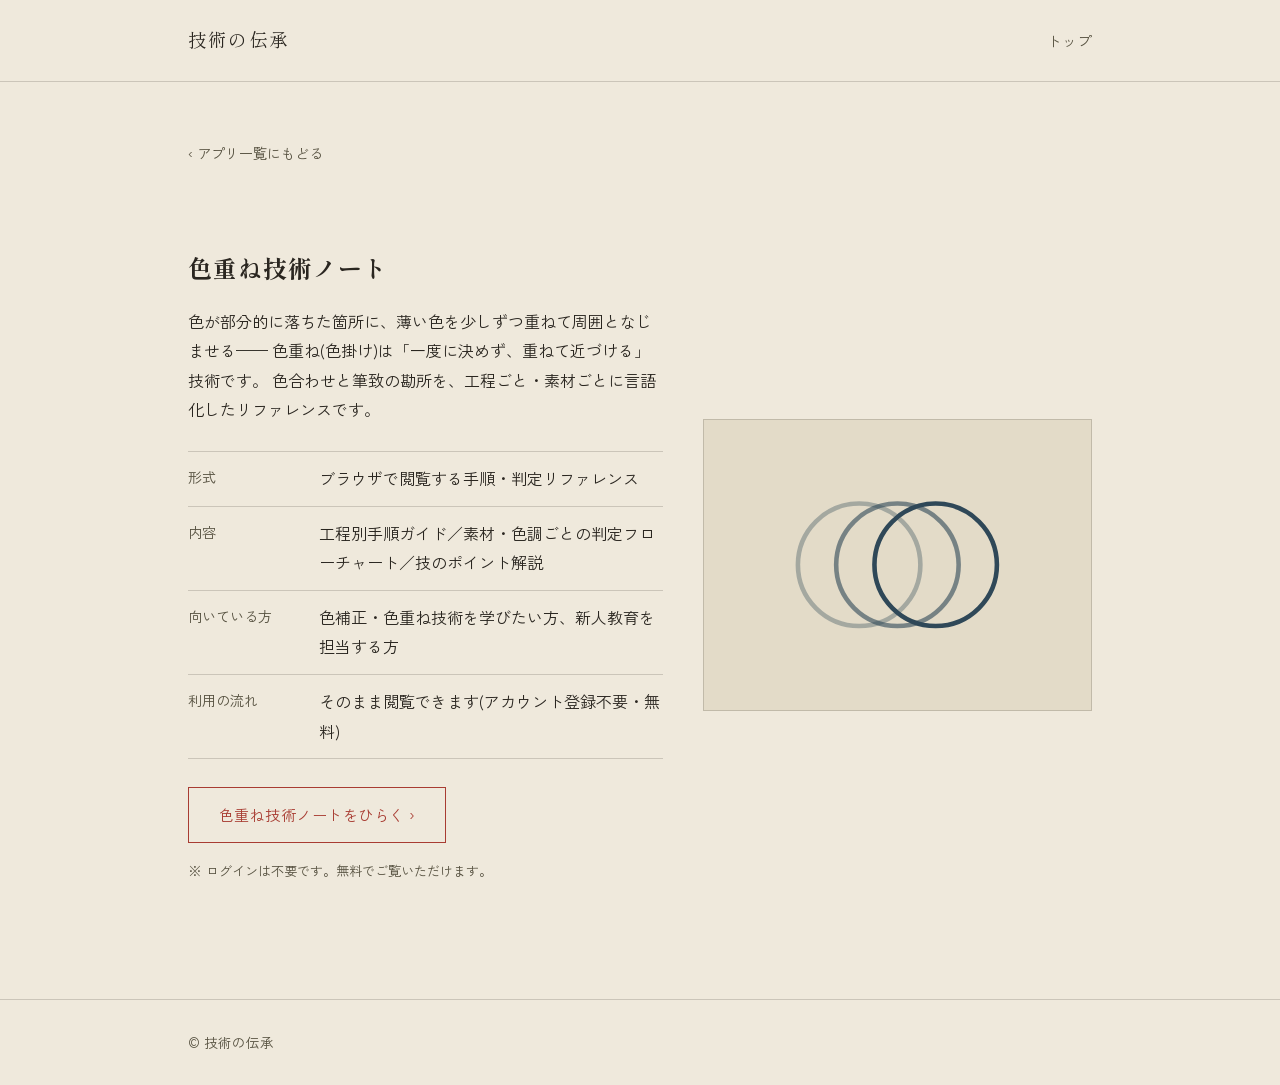
<file: dyeing.html>
<!DOCTYPE html>
<html lang="ja">
<head>
<meta charset="UTF-8">
<meta name="viewport" content="width=device-width, initial-scale=1.0">
<title>色重ね技術ノート | 技術の伝承</title>
<meta name="description" content="色重ね(色掛け)の工程別手順ガイド・素材/色調判定・技のポイントをまとめたリファレンス「色重ね技術ノート」のご紹介。">
<link rel="stylesheet" href="css/style.css">
<style>
  .dye-art {
    aspect-ratio: 4 / 3;
    border: 1px solid var(--line);
    background: var(--paper-dark);
    display: flex;
    align-items: center;
    justify-content: center;
    padding: 30px;
  }
  .dye-art svg {
    width: 100%;
    height: 100%;
    color: var(--indigo);
  }
</style>
</head>
<body>

<header class="site-header">
  <div class="wrap">
    <a class="brand" href="index.html">技術の伝承</a>
    <nav>
      <a href="index.html">トップ</a>
    </nav>
  </div>
</header>

<section class="section" style="border-top:none;">
  <div class="wrap">
    <a class="back-link" href="index.html">‹ アプリ一覧にもどる</a>

    <div class="app-hero">
      <div>
        <div class="eyebrow-line"></div>
        <h1>色重ね技術ノート</h1>
        <p class="lede">
          色が部分的に落ちた箇所に、薄い色を少しずつ重ねて周囲となじませる——
          色重ね(色掛け)は「一度に決めず、重ねて近づける」技術です。
          色合わせと筆致の勘所を、工程ごと・素材ごとに言語化したリファレンスです。
        </p>

        <ul class="spec-list">
          <li><span class="k">形式</span><span class="v">ブラウザで閲覧する手順・判定リファレンス</span></li>
          <li><span class="k">内容</span><span class="v">工程別手順ガイド／素材・色調ごとの判定フローチャート／技のポイント解説</span></li>
          <li><span class="k">向いている方</span><span class="v">色補正・色重ね技術を学びたい方、新人教育を担当する方</span></li>
          <li><span class="k">利用の流れ</span><span class="v">そのまま閲覧できます(アカウント登録不要・無料)</span></li>
        </ul>

        <p style="margin-top:28px;">
          <a class="btn btn-primary" href="dyeing-note.html">
            色重ね技術ノートをひらく ›
          </a>
        </p>
        <p class="section-note" style="margin-top:10px; font-size:0.82rem;">
          ※ ログインは不要です。無料でご覧いただけます。
        </p>
      </div>

      <div>
        <div class="dye-art">
          <svg viewBox="0 0 160 120" fill="none" stroke="currentColor" stroke-width="2.4" stroke-linecap="round" stroke-linejoin="round" aria-hidden="true">
            <circle cx="60" cy="60" r="32" opacity="0.35"/>
            <circle cx="80" cy="60" r="32" opacity="0.6"/>
            <circle cx="100" cy="60" r="32"/>
          </svg>
        </div>
      </div>
    </div>
  </div>
</section>

<footer class="site-footer">
  <div class="wrap">
    <span>© 技術の伝承</span>
  </div>
</footer>

<script src="js/main.js"></script>
</body>
</html>
</file>
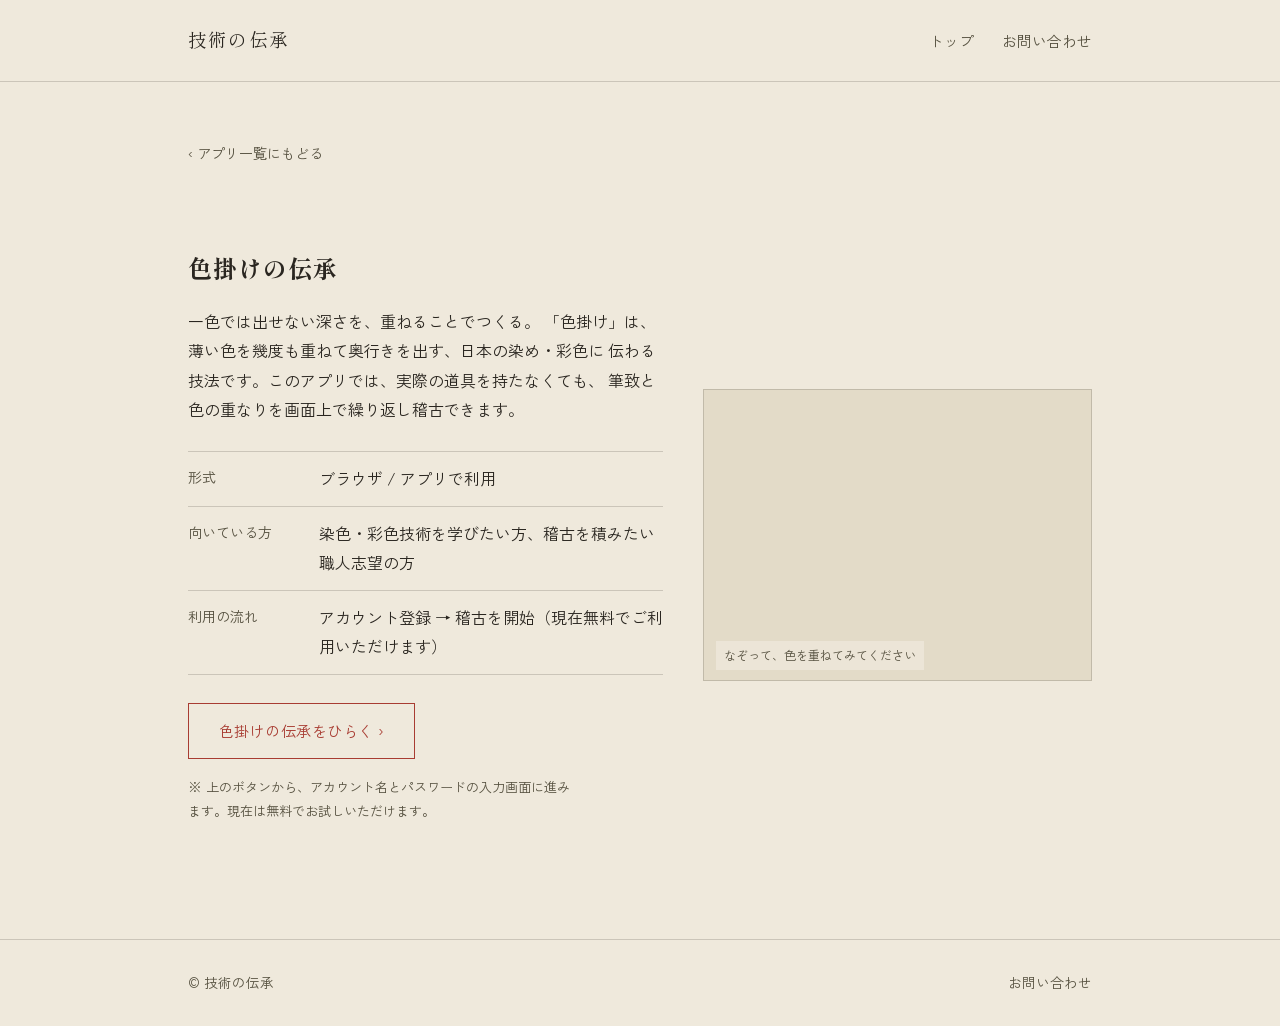
<file: iro-kake.html>
<!DOCTYPE html>
<html lang="ja">
<head>
<meta charset="UTF-8">
<meta name="viewport" content="width=device-width, initial-scale=1.0">
<title>色掛けの伝承 | 技術の伝承</title>
<meta name="description" content="染めと重ねの技法を体験しながら学ぶアプリ「色掛けの伝承」のご紹介。">
<link rel="stylesheet" href="css/style.css">
</head>
<body>

<header class="site-header">
  <div class="wrap">
    <a class="brand" href="index.html">技術の伝承</a>
    <nav>
      <a href="index.html">トップ</a>
      <a href="contact.html">お問い合わせ</a>
    </nav>
  </div>
</header>

<section class="section" style="border-top:none;">
  <div class="wrap">
    <a class="back-link" href="index.html">‹ アプリ一覧にもどる</a>

    <div class="app-hero">
      <div>
        <div class="eyebrow-line"></div>
        <h1>色掛けの伝承</h1>
        <p class="lede">
          一色では出せない深さを、重ねることでつくる。
          「色掛け」は、薄い色を幾度も重ねて奥行きを出す、日本の染め・彩色に
          伝わる技法です。このアプリでは、実際の道具を持たなくても、
          筆致と色の重なりを画面上で繰り返し稽古できます。
        </p>

        <ul class="spec-list">
          <li><span class="k">形式</span><span class="v">ブラウザ / アプリで利用</span></li>
          <li><span class="k">向いている方</span><span class="v">染色・彩色技術を学びたい方、稽古を積みたい職人志望の方</span></li>
          <li><span class="k">利用の流れ</span><span class="v">アカウント登録 → 稽古を開始（現在無料でご利用いただけます）</span></li>
        </ul>

        <p style="margin-top:28px;">
          <a class="btn btn-primary" id="appLink" href="#" rel="noopener">
            色掛けの伝承をひらく ›
          </a>
        </p>
        <p class="section-note" style="margin-top:10px; font-size:0.82rem;">
          ※ 上のボタンから、アカウント名とパスワードの入力画面に進みます。現在は無料でお試しいただけます。
        </p>
      </div>

      <div>
        <div class="brush-canvas-wrap">
          <canvas id="brushCanvas"></canvas>
          <span class="hint">なぞって、色を重ねてみてください</span>
        </div>
      </div>
    </div>
  </div>
</section>

<footer class="site-footer">
  <div class="wrap">
    <span>© 技術の伝承</span>
    <span><a href="contact.html" style="text-decoration:none;">お問い合わせ</a></span>
  </div>
</footer>

<script src="js/main.js"></script>
<script src="js/brush-hero.js"></script>
<script>
  document.getElementById('appLink').setAttribute('href', 'https://irogake.streamlit.app');
</script>
</body>
</html>
</file>
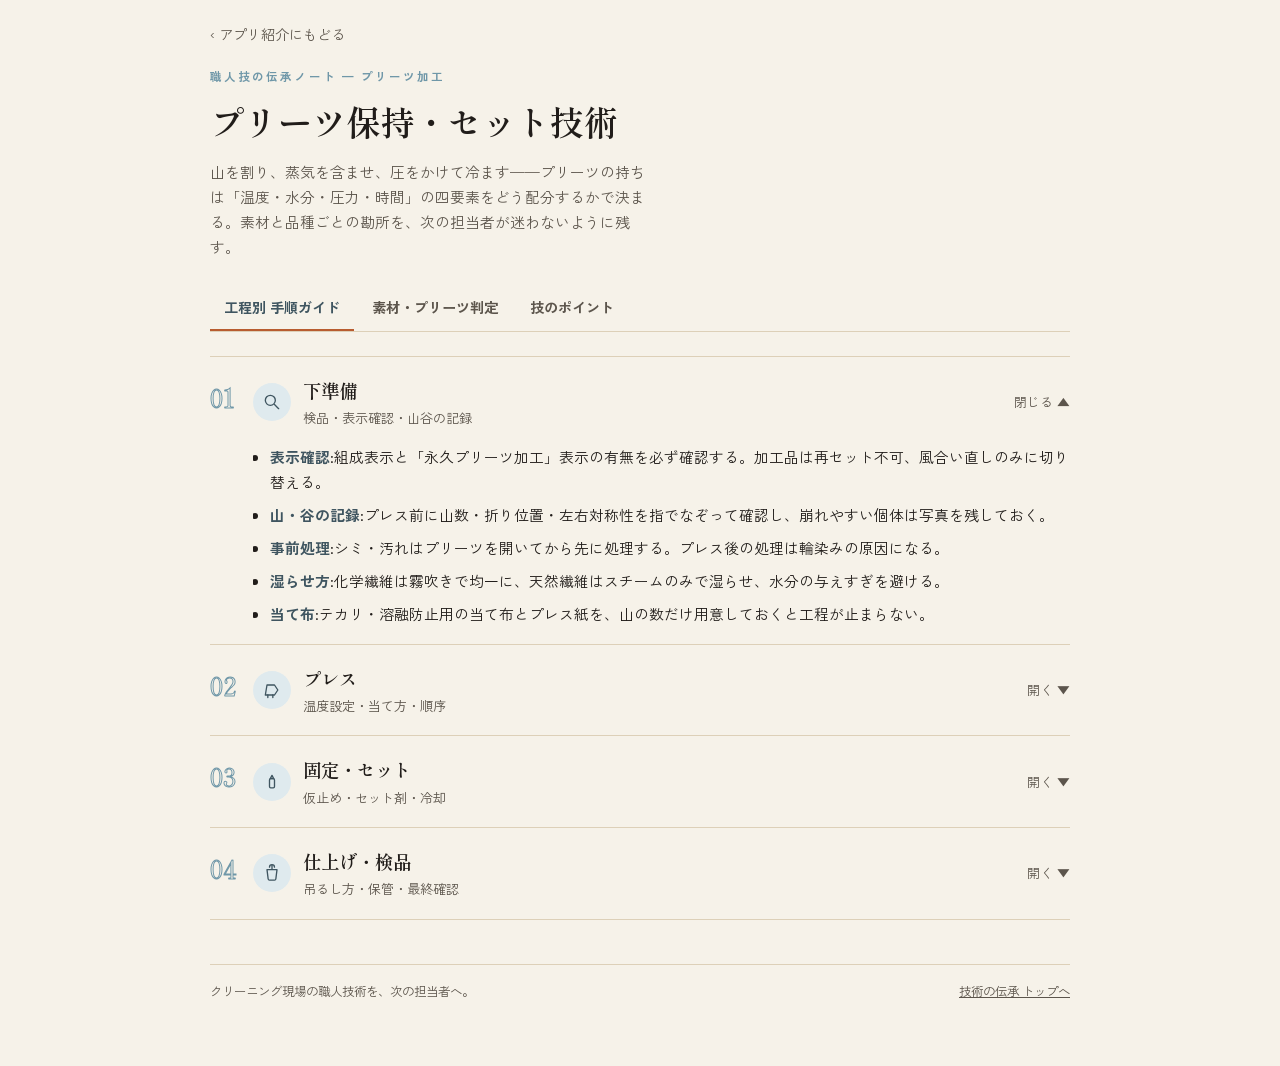
<file: pleats-note.html>
<!DOCTYPE html>
<html lang="ja">
<head>
<meta charset="UTF-8">
<meta name="viewport" content="width=device-width, initial-scale=1.0">
<title>プリーツ技術ノート | 技術の伝承</title>
<meta name="description" content="プリーツ保持・セット技術の工程別手順ガイド、素材/プリーツ種類の判定フローチャート、技のポイントをまとめたリファレンス。">
<link rel="stylesheet" href="https://fonts.googleapis.com/css2?family=Shippori+Mincho:wght@400;600;800&family=Zen+Kaku+Gothic+New:wght@400;500;700&display=swap">
<style>
  :root{
    --ink:#211d1a;
    --ink-soft:#5c554c;
    --bg:#f6f2e9;
    --surface:#fffdf9;
    --surface-2:#eee6d6;
    --line:#ddd0b8;
    --steel:#3f5560;
    --steam:#6f97a8;
    --steam-soft:#dfeaee;
    --heat:#b85c2f;
    --heat-soft:#f3ddc9;
    --good:#4f7a54;
    --good-soft:#e2ead9;
    --shadow: 0 1px 2px rgba(33,29,26,.06), 0 8px 20px -12px rgba(33,29,26,.18);
  }
  *{box-sizing:border-box;}
  body{
    margin:0;
    background:var(--bg);
    color:var(--ink);
    font-family:'Zen Kaku Gothic New', 'Hiragino Kaku Gothic ProN', sans-serif;
    line-height:1.7;
    padding-inline:16px;
  }
  img{max-width:100%;}
  .wrap{max-width:860px; margin:0 auto; padding-block:20px 64px;}

  h1,h2,h3{font-family:'Shippori Mincho', serif; font-weight:600; text-wrap:balance; margin:0;}

  .pn-back{
    display:inline-block; margin-bottom:20px; font-size:.88rem;
    color:var(--ink-soft); text-decoration:none;
  }
  .pn-back:hover{ color:var(--steel); }

  header.top{
    display:flex; flex-direction:column; gap:6px; margin-bottom:20px;
  }
  .eyebrow{
    font-size:.72rem; letter-spacing:.18em; color:var(--steam); font-weight:700;
    text-transform:uppercase;
  }
  header.top h1{font-size:clamp(1.6rem,5vw,2.15rem); color:var(--ink);}
  header.top p{margin:2px 0 0; color:var(--ink-soft); font-size:.92rem; max-width:56ch;}

  nav.tabs{
    position:sticky; top:0;
    display:flex; gap:4px; background:var(--bg);
    border-bottom:1px solid var(--line); padding-block:10px 0;
    margin-bottom:24px; z-index:10; overflow-x:auto;
  }
  nav.tabs button{
    appearance:none; border:none; background:none; cursor:pointer;
    font-family:inherit; font-size:.88rem; font-weight:700; color:var(--ink-soft);
    padding:8px 14px 12px; border-bottom:2px solid transparent; white-space:nowrap;
  }
  nav.tabs button.active{color:var(--steel); border-color:var(--heat);}
  nav.tabs button:focus-visible, .chip:focus-visible{outline:2px solid var(--heat); outline-offset:2px;}

  section.panel{display:none;}
  section.panel.active{display:block;}

  /* --- 手順ガイド --- */
  .stage{
    display:grid; grid-template-columns:auto 1fr; gap:14px;
    border-top:1px solid var(--line); padding-block:18px;
  }
  .stage:last-child{border-bottom:1px solid var(--line);}
  .stage-num{
    font-family:'Shippori Mincho',serif; font-size:1.6rem;
    -webkit-text-stroke:1px var(--steam); color:transparent;
    width:2.2ch;
  }
  .stage-head{display:flex; align-items:center; gap:12px; cursor:pointer;}
  .stage-icon{
    width:38px; height:38px; flex:none; border-radius:50%;
    background:var(--steam-soft); display:grid; place-items:center; color:var(--steel);
  }
  .stage-icon svg{width:20px; height:20px;}
  .stage-title{font-family:'Shippori Mincho',serif; font-size:1.15rem; font-weight:600;}
  .stage-sub{font-size:.82rem; color:var(--ink-soft); margin-top:1px;}
  .stage-toggle{margin-left:auto; color:var(--ink-soft); font-size:.8rem; flex:none;}
  .stage-body{
    overflow:hidden; max-height:0; transition:max-height .25s ease;
  }
  .stage.open .stage-body{max-height:600px;}
  .stage-body-inner{padding-top:14px;}
  .stage ul{margin:0; padding-left:1.1em; display:grid; gap:8px;}
  .stage li{font-size:.92rem;}
  .stage li b{color:var(--steel);}
  .warn{
    margin-top:12px; display:flex; gap:8px; align-items:flex-start;
    background:var(--heat-soft); border:1px solid rgba(184,92,47,.4);
    padding:10px 12px; border-radius:8px; font-size:.85rem; color:var(--ink);
  }
  .warn b{color:var(--heat);}

  /* --- 判定フローチャート --- */
  .flow-grid{display:grid; gap:18px;}
  .flow-group h3{font-size:.95rem; color:var(--ink-soft); font-family:'Zen Kaku Gothic New',sans-serif; font-weight:700; margin-bottom:8px;}
  .chips{display:flex; flex-wrap:wrap; gap:8px;}
  .chip{
    appearance:none; cursor:pointer; font-family:inherit; font-size:.85rem; font-weight:500;
    padding:8px 14px; border-radius:999px; border:1px solid var(--line);
    background:var(--surface); color:var(--ink);
  }
  .chip.sel{background:var(--steel); border-color:var(--steel); color:var(--surface); font-weight:700;}

  .result{
    margin-top:22px; background:var(--surface); border:1px solid var(--line);
    border-radius:14px; box-shadow:var(--shadow); overflow:hidden;
  }
  .result-head{
    padding:16px 18px; background:var(--surface-2);
    display:flex; justify-content:space-between; align-items:baseline; gap:10px; flex-wrap:wrap;
  }
  .result-head h3{font-size:1.05rem;}
  .result-head span{font-size:.78rem; color:var(--ink-soft);}
  .result-rows{display:grid;}
  .result-row{
    display:grid; grid-template-columns:110px 1fr; gap:12px;
    padding:12px 18px; border-top:1px solid var(--line); font-size:.88rem;
  }
  .result-row dt{color:var(--ink-soft); font-weight:700;}
  .result-row dd{margin:0;}
  .hold-badge{
    display:inline-block; font-size:.78rem; font-weight:700; padding:2px 9px; border-radius:999px;
  }
  .hold-excellent{background:var(--good-soft); color:var(--good);}
  .hold-fair{background:var(--heat-soft); color:var(--heat);}
  .pleat-note{
    padding:14px 18px; border-top:1px solid var(--line); font-size:.88rem; background:var(--steam-soft);
  }
  .pleat-note b{color:var(--steel);}

  /* --- 技のポイント --- */
  .tips{display:grid; gap:16px; grid-template-columns:repeat(auto-fit,minmax(240px,1fr));}
  .tip-card{
    background:var(--surface); border:1px solid var(--line); border-radius:14px;
    box-shadow:var(--shadow); padding:16px; display:flex; flex-direction:column; gap:10px;
  }
  .tip-diagram{
    aspect-ratio:4/3; background:var(--surface-2); border-radius:10px;
    display:grid; place-items:center; padding:10px;
  }
  .tip-diagram svg{width:100%; height:100%; max-width:180px; color:var(--steel);}
  .tip-num{font-size:.72rem; letter-spacing:.12em; color:var(--heat); font-weight:700;}
  .tip-card h3{font-size:1rem;}
  .tip-card p{margin:0; font-size:.85rem; color:var(--ink-soft);}

  .pn-footer{
    margin-top:44px; padding-top:16px; border-top:1px solid var(--line);
    font-size:.78rem; color:var(--ink-soft); display:flex; justify-content:space-between; gap:12px; flex-wrap:wrap;
  }
  .pn-footer a{ color:inherit; }

  @media (max-width:480px){
    .result-row{grid-template-columns:1fr; gap:2px;}
  }
</style>
</head>
<body>

<div class="wrap">
  <a class="pn-back" href="pleats.html">‹ アプリ紹介にもどる</a>

  <header class="top">
    <span class="eyebrow">職人技の伝承ノート — プリーツ加工</span>
    <h1>プリーツ保持・セット技術</h1>
    <p>山を割り、蒸気を含ませ、圧をかけて冷ます——プリーツの持ちは「温度・水分・圧力・時間」の四要素をどう配分するかで決まる。素材と品種ごとの勘所を、次の担当者が迷わないように残す。</p>
  </header>

  <nav class="tabs">
    <button class="active" data-tab="guide">工程別 手順ガイド</button>
    <button data-tab="flow">素材・プリーツ判定</button>
    <button data-tab="tips">技のポイント</button>
  </nav>

  <!-- ============ 手順ガイド ============ -->
  <section class="panel active" id="panel-guide">

    <div class="stage open" data-stage>
      <div class="stage-num">01</div>
      <div>
        <div class="stage-head" data-stage-head>
          <span class="stage-icon"><svg viewBox="0 0 24 24" fill="none" stroke="currentColor" stroke-width="1.6" stroke-linecap="round" stroke-linejoin="round"><circle cx="10" cy="10" r="6"/><line x1="15" y1="15" x2="20" y2="20"/></svg></span>
          <div>
            <div class="stage-title">下準備</div>
            <div class="stage-sub">検品・表示確認・山谷の記録</div>
          </div>
          <span class="stage-toggle">閉じる ▲</span>
        </div>
        <div class="stage-body">
          <div class="stage-body-inner">
            <ul>
              <li><b>表示確認</b>:組成表示と「永久プリーツ加工」表示の有無を必ず確認する。加工品は再セット不可、風合い直しのみに切り替える。</li>
              <li><b>山・谷の記録</b>:プレス前に山数・折り位置・左右対称性を指でなぞって確認し、崩れやすい個体は写真を残しておく。</li>
              <li><b>事前処理</b>:シミ・汚れはプリーツを開いてから先に処理する。プレス後の処理は輪染みの原因になる。</li>
              <li><b>湿らせ方</b>:化学繊維は霧吹きで均一に、天然繊維はスチームのみで湿らせ、水分の与えすぎを避ける。</li>
              <li><b>当て布</b>:テカリ・溶融防止用の当て布とプレス紙を、山の数だけ用意しておくと工程が止まらない。</li>
            </ul>
          </div>
        </div>
      </div>
    </div>

    <div class="stage" data-stage>
      <div class="stage-num">02</div>
      <div>
        <div class="stage-head" data-stage-head>
          <span class="stage-icon"><svg viewBox="0 0 24 24" fill="none" stroke="currentColor" stroke-width="1.6" stroke-linecap="round" stroke-linejoin="round"><path d="M4 18 L15 18 L19 12 L15 6 L6 6 Z"/><line x1="7" y1="18" x2="7" y2="21"/><line x1="13" y1="18" x2="13" y2="21"/></svg></span>
          <div>
            <div class="stage-title">プレス</div>
            <div class="stage-sub">温度設定・当て方・順序</div>
          </div>
          <span class="stage-toggle">開く ▼</span>
        </div>
        <div class="stage-body">
          <div class="stage-body-inner">
            <ul>
              <li><b>温度</b>:素材別の設定は「素材・プリーツ判定」タブを参照。迷ったら低温から入り、様子を見て上げる。</li>
              <li><b>動かし方</b>:アイロンは滑らせず、山に沿って置いて→当てて→離すを繰り返す。引きずると山がぼやける。</li>
              <li><b>表裏の使い分け</b>:山の表側は表地から、谷の奥まった部分は裏側から当てて折り目を締める。</li>
              <li><b>スチームと圧の順番</b>:先にスチームで生地を柔らかくしてから、一定の圧を後から加えると折り目が締まりやすい。</li>
              <li><b>一山ずつ</b>:複数の山をまとめて挟まない。一山ごとにクリップ等で仮固定しながら進める。</li>
            </ul>
            <div class="warn"><b>注意:</b> 化学繊維は当て温度が高すぎるとテカリ・溶融を起こす。当て布を必ず使い、様子を見ながら段階的に温度を上げる。</div>
          </div>
        </div>
      </div>
    </div>

    <div class="stage" data-stage>
      <div class="stage-num">03</div>
      <div>
        <div class="stage-head" data-stage-head>
          <span class="stage-icon"><svg viewBox="0 0 24 24" fill="none" stroke="currentColor" stroke-width="1.6" stroke-linecap="round" stroke-linejoin="round"><path d="M12 4 L14 8 L10 8 Z"/><rect x="9" y="8" width="6" height="11" rx="1.5"/></svg></span>
          <div>
            <div class="stage-title">固定・セット</div>
            <div class="stage-sub">仮止め・セット剤・冷却</div>
          </div>
          <span class="stage-toggle">開く ▼</span>
        </div>
        <div class="stage-body">
          <div class="stage-body-inner">
            <ul>
              <li><b>仮固定</b>:プレスした山からプリーツクリップで順に仮止めし、冷めるまでずれないようにする。</li>
              <li><b>セット剤</b>:持続性が弱い綿・麻・レーヨンには、プリーツ液(樹脂系)を裏面から軽く噴霧すると保持力が上がる。かけすぎは風合いを損なうので薄く。</li>
              <li><b>自然冷却が命</b>:熱いうちに触ったり畳んだりしない。急冷・早触りは最も多い型崩れの原因。</li>
              <li><b>永久プリーツ加工品</b>:熱セット済みのため再セットはせず、スチームのみで折れジワを飛ばす程度にとどめる。</li>
            </ul>
          </div>
        </div>
      </div>
    </div>

    <div class="stage" data-stage>
      <div class="stage-num">04</div>
      <div>
        <div class="stage-head" data-stage-head>
          <span class="stage-icon"><svg viewBox="0 0 24 24" fill="none" stroke="currentColor" stroke-width="1.6" stroke-linecap="round" stroke-linejoin="round"><path d="M12 3 v4 M9 5 a3 3 0 0 1 6 0"/><path d="M6 8 h12 l-1.4 11.2a1.6 1.6 0 0 1-1.6 1.4H9a1.6 1.6 0 0 1-1.6-1.4Z"/></svg></span>
          <div>
            <div class="stage-title">仕上げ・検品</div>
            <div class="stage-sub">吊るし方・保管・最終確認</div>
          </div>
          <span class="stage-toggle">開く ▼</span>
        </div>
        <div class="stage-body">
          <div class="stage-body-inner">
            <ul>
              <li><b>完全放熱の確認</b>:手の甲で触れて体温程度に冷めてから次工程へ。まだ温かいうちは形が動く。</li>
              <li><b>吊るし方</b>:プリーツ用クリップハンガーで山を揃えて吊るし、裾側の広がりを潰さない向きにする。</li>
              <li><b>最終検品</b>:山数・間隔・左右対称性を工程1の記録と照合する。1本だけ甘い山があれば単体で再プレス。</li>
              <li><b>保管</b>:プリーツ紙(あて紙)を挟み、重ねて収納しない。他の衣類の重みで谷が潰れるのを防ぐ。</li>
            </ul>
          </div>
        </div>
      </div>
    </div>

  </section>

  <!-- ============ 判定フローチャート ============ -->
  <section class="panel" id="panel-flow">
    <div class="flow-grid">
      <div class="flow-group">
        <h3>1. 素材を選ぶ</h3>
        <div class="chips" id="material-chips"></div>
      </div>
      <div class="flow-group">
        <h3>2. プリーツの種類を選ぶ</h3>
        <div class="chips" id="pleat-chips"></div>
      </div>
    </div>

    <div class="result">
      <div class="result-head">
        <h3 id="result-title">—</h3>
        <span id="result-sub">—</span>
      </div>
      <dl class="result-rows" id="result-rows"></dl>
      <div class="pleat-note" id="pleat-note"></div>
    </div>
  </section>

  <!-- ============ 技のポイント ============ -->
  <section class="panel" id="panel-tips">
    <div class="tips">

      <div class="tip-card">
        <div class="tip-diagram">
          <svg viewBox="0 0 120 90" fill="none" stroke="currentColor" stroke-width="2.2" stroke-linecap="round" stroke-linejoin="round">
            <path d="M20 70 L70 70 L95 45 L70 20 L30 20 Z"/>
            <line x1="34" y1="34" x2="70" y2="34" stroke-dasharray="3 4"/>
            <path d="M75 10 Q80 3 88 8" stroke="var(--steam)"/>
            <path d="M85 14 Q90 6 98 12" stroke="var(--steam)"/>
            <line x1="15" y1="82" x2="75" y2="82" stroke-dasharray="2 5" stroke-width="1.4"/>
            <path d="M60 78 l-8 4 l8 4" stroke-width="1.4"/>
          </svg>
        </div>
        <span class="tip-num">POINT 01</span>
        <h3>アイロンは「置いて離す」</h3>
        <p>滑らせて引きずると山の稜線がぼやける。山に沿ってコテ先を置き、数秒当てたらまっすぐ持ち上げる動作を繰り返す。</p>
      </div>

      <div class="tip-card">
        <div class="tip-diagram">
          <svg viewBox="0 0 120 90" fill="none" stroke="currentColor" stroke-width="2.2" stroke-linecap="round" stroke-linejoin="round">
            <path d="M20 75 C 20 40, 35 40, 35 75" />
            <path d="M35 75 C 35 40, 50 40, 50 75" />
            <path d="M50 75 C 50 40, 65 40, 65 75" />
            <circle cx="42" cy="30" r="3" fill="currentColor" stroke="none"/>
            <circle cx="42" cy="30" r="8" stroke-dasharray="2 3"/>
            <path d="M35 20 L42 30 L50 20" />
          </svg>
        </div>
        <span class="tip-num">POINT 02</span>
        <h3>山は親指と人差し指でつまむ</h3>
        <p>折り目の頂点を指先で軽くつまんで山の角度を保ったまま、コテ先をその稜線に沿わせる。指を離すのはコテを当てた直後。</p>
      </div>

      <div class="tip-card">
        <div class="tip-diagram">
          <svg viewBox="0 0 120 90" fill="none" stroke="currentColor" stroke-width="2.2" stroke-linecap="round" stroke-linejoin="round">
            <rect x="15" y="55" width="50" height="20" rx="2"/>
            <path d="M40 55 Q45 40 40 28" stroke="var(--steam)"/>
            <path d="M48 55 Q53 42 47 30" stroke="var(--steam)"/>
            <path d="M32 55 Q37 44 30 34" stroke="var(--steam)"/>
            <line x1="65" y1="10" x2="65" y2="55" stroke-dasharray="3 4" stroke-width="1.2"/>
            <text x="70" y="35" font-size="10" fill="currentColor" stroke="none" font-family="sans-serif">3–5cm</text>
          </svg>
        </div>
        <span class="tip-num">POINT 03</span>
        <h3>スチームは3〜5cm離して先に含ませる</h3>
        <p>生地に密着させたまま蒸気を当てると水滴シミの原因になる。少し浮かせて蒸気を含ませてから圧をかける。</p>
      </div>

      <div class="tip-card">
        <div class="tip-diagram">
          <svg viewBox="0 0 120 90" fill="none" stroke="currentColor" stroke-width="2.2" stroke-linecap="round" stroke-linejoin="round">
            <path d="M25 70 L60 70 L85 45 L60 20 L35 20 Z"/>
            <text x="46" y="50" font-size="11" fill="var(--heat)" stroke="none" font-family="sans-serif">冷</text>
            <path d="M92 25 q6 -8 12 0" stroke="var(--ink-soft)" stroke-dasharray="2 3"/>
            <path d="M92 35 q6 -8 12 0" stroke="var(--ink-soft)" stroke-dasharray="2 3"/>
          </svg>
        </div>
        <span class="tip-num">POINT 04</span>
        <h3>触るのは完全に冷めてから</h3>
        <p>熱いうちは繊維が柔らかく形が動く。手の甲で体温程度まで下がったことを確認してから次工程・次の一山に移る。</p>
      </div>

      <div class="tip-card">
        <div class="tip-diagram">
          <svg viewBox="0 0 120 90" fill="none" stroke="currentColor" stroke-width="2.2" stroke-linecap="round" stroke-linejoin="round">
            <line x1="60" y1="10" x2="60" y2="24"/>
            <path d="M40 24 h40 l4 6 -4 6 h-40 l-4 -6 Z"/>
            <path d="M25 30 L40 30 L40 78 L25 78 Z"/>
            <path d="M95 30 L80 30 L80 78 L95 78 Z"/>
            <path d="M45 30 L75 30 L75 78 L45 78 Z" stroke-dasharray="3 4"/>
          </svg>
        </div>
        <span class="tip-num">POINT 05</span>
        <h3>吊るす時は山を揃えて広げない</h3>
        <p>クリップハンガーで裾の広がりに合わせて留める。1本のクリップに何山もまとめて挟むと、その部分だけ谷が浅くなる。</p>
      </div>

    </div>
  </section>

  <div class="pn-footer">
    <span>クリーニング現場の職人技術を、次の担当者へ。</span>
    <span><a href="index.html">技術の伝承 トップへ</a></span>
  </div>
</div>

<script>
(function(){
  // ---- tabs ----
  var tabs = document.querySelectorAll('nav.tabs button');
  var panels = { guide: document.getElementById('panel-guide'), flow: document.getElementById('panel-flow'), tips: document.getElementById('panel-tips') };
  tabs.forEach(function(btn){
    btn.addEventListener('click', function(){
      tabs.forEach(function(b){ b.classList.remove('active'); });
      btn.classList.add('active');
      Object.keys(panels).forEach(function(k){ panels[k].classList.remove('active'); });
      panels[btn.dataset.tab].classList.add('active');
    });
  });

  // ---- accordion stages ----
  document.querySelectorAll('[data-stage-head]').forEach(function(head){
    head.addEventListener('click', function(){
      var stage = head.closest('[data-stage]');
      var wasOpen = stage.classList.contains('open');
      stage.classList.toggle('open');
      head.querySelector('.stage-toggle').textContent = wasOpen ? '開く ▼' : '閉じる ▲';
    });
  });

  // ---- flowchart data ----
  var materials = [
    { id:'polyester', label:'ポリエステル', temp:'150〜160℃(高温)', steam:'中程度で可(熱可塑性が高い)', pressure:'しっかりめに圧着', hold:'excellent', holdLabel:'◎ 非常に良い',
      note:'熱可塑性繊維。熱で分子構造が変化するため、正しい温度で圧をかければ半永久的にプリーツ形状が残る。当て布必須(テカリ・溶融注意)。' },
    { id:'wool', label:'ウール', temp:'140〜150℃(中温)', steam:'多めにたっぷりと', pressure:'軽め・時間をかけて', hold:'fair', holdLabel:'○ 良好(要セット剤併用)',
      note:'弾性が強く戻りやすいため、蒸気を多めに含ませてゆっくり圧をかける。プリーツ液の併用で持続性が上がる。過度の圧はフェルト化(縮絨)の原因。' },
    { id:'silk', label:'シルク', temp:'110〜130℃(低温)', steam:'少なめ・当て布必須', pressure:'弱め', hold:'fair', holdLabel:'△ 弱い(型崩れしやすい)',
      note:'水分過多で輪ジミが出やすく、高温で変色・光沢変化が起きる。当て布を二重にし、短時間で仕上げる。' },
    { id:'cotton', label:'綿・麻', temp:'160〜180℃(中高温)', steam:'多めでよい', pressure:'しっかりめ', hold:'fair', holdLabel:'△ 弱い(セット剤推奨)',
      note:'熱可塑性がないため熱だけでは保持力が弱い。プリーツ液(スプレー糊)を裏から薄く噴霧すると持ちが良くなる。' },
    { id:'rayon', label:'レーヨン・キュプラ', temp:'120〜140℃(中低温)', steam:'少なめ・当て布必須', pressure:'弱め〜中', hold:'fair', holdLabel:'△ 弱い(濡れ強度に注意)',
      note:'濡れると強度が落ちるため水分は最小限に。縮み・型崩れが起きやすく、当て布ごしに手早く仕上げる。' }
  ];

  var pleats = [
    { id:'knife', label:'ナイフプリーツ', note:'山をすべて同方向に倒す最も基本的な形。端の一山から順に、重なりをそろえてプレスしていくとズレが出にくい。' },
    { id:'box', label:'ボックスプリーツ', note:'表裏で折り返しの向きが逆になる(観音開き)。表側をプレスしたら裏返し、裏側の折り返しも忘れず当てる。片面だけだと開いてくる。' },
    { id:'accordion', label:'アコーディオンプリーツ', note:'等間隔の細かい山が並ぶ蛇腹状。専用のプリーツ紙型(アコーディオン紙)があれば挟んでスチームを通すとムラなく整う。' },
    { id:'sunburst', label:'サンバーストプリーツ', note:'腰から裾に向けて山の幅が広がる放射状。裾側は圧をしっかり、腰側は幅が狭いのでコテ先を小刻みに動かす。' },
    { id:'permanent', label:'メーカー永久プリーツ加工品', note:'工場で熱固定済みのため家庭用アイロンや通常のプレス機では再セットできない。型崩れ箇所はスチームのみで整え、無理に圧をかけない。' }
  ];

  var selMaterial = 'polyester';
  var selPleat = 'knife';

  function renderChips(containerId, data, selectedId, onPick){
    var el = document.getElementById(containerId);
    el.innerHTML = '';
    data.forEach(function(item){
      var b = document.createElement('button');
      b.className = 'chip' + (item.id === selectedId ? ' sel' : '');
      b.textContent = item.label;
      b.addEventListener('click', function(){ onPick(item.id); });
      el.appendChild(b);
    });
  }

  function update(){
    renderChips('material-chips', materials, selMaterial, function(id){ selMaterial = id; update(); });
    renderChips('pleat-chips', pleats, selPleat, function(id){ selPleat = id; update(); });

    var m = materials.find(function(x){ return x.id === selMaterial; });
    var p = pleats.find(function(x){ return x.id === selPleat; });

    document.getElementById('result-title').textContent = m.label + ' × ' + p.label;
    document.getElementById('result-sub').textContent = '推奨設定';

    var rows = document.getElementById('result-rows');
    rows.innerHTML =
      '<div class="result-row"><dt>アイロン温度</dt><dd>' + m.temp + '</dd></div>' +
      '<div class="result-row"><dt>スチーム</dt><dd>' + m.steam + '</dd></div>' +
      '<div class="result-row"><dt>圧のかけ方</dt><dd>' + m.pressure + '</dd></div>' +
      '<div class="result-row"><dt>セット持続</dt><dd><span class="hold-badge hold-' + m.hold + '">' + m.holdLabel + '</span></dd></div>' +
      '<div class="result-row"><dt>素材の勘所</dt><dd>' + m.note + '</dd></div>';

    document.getElementById('pleat-note').innerHTML = '<b>' + p.label + 'の勘所:</b> ' + p.note;
  }

  update();
})();
</script>
</body>
</html>
</file>
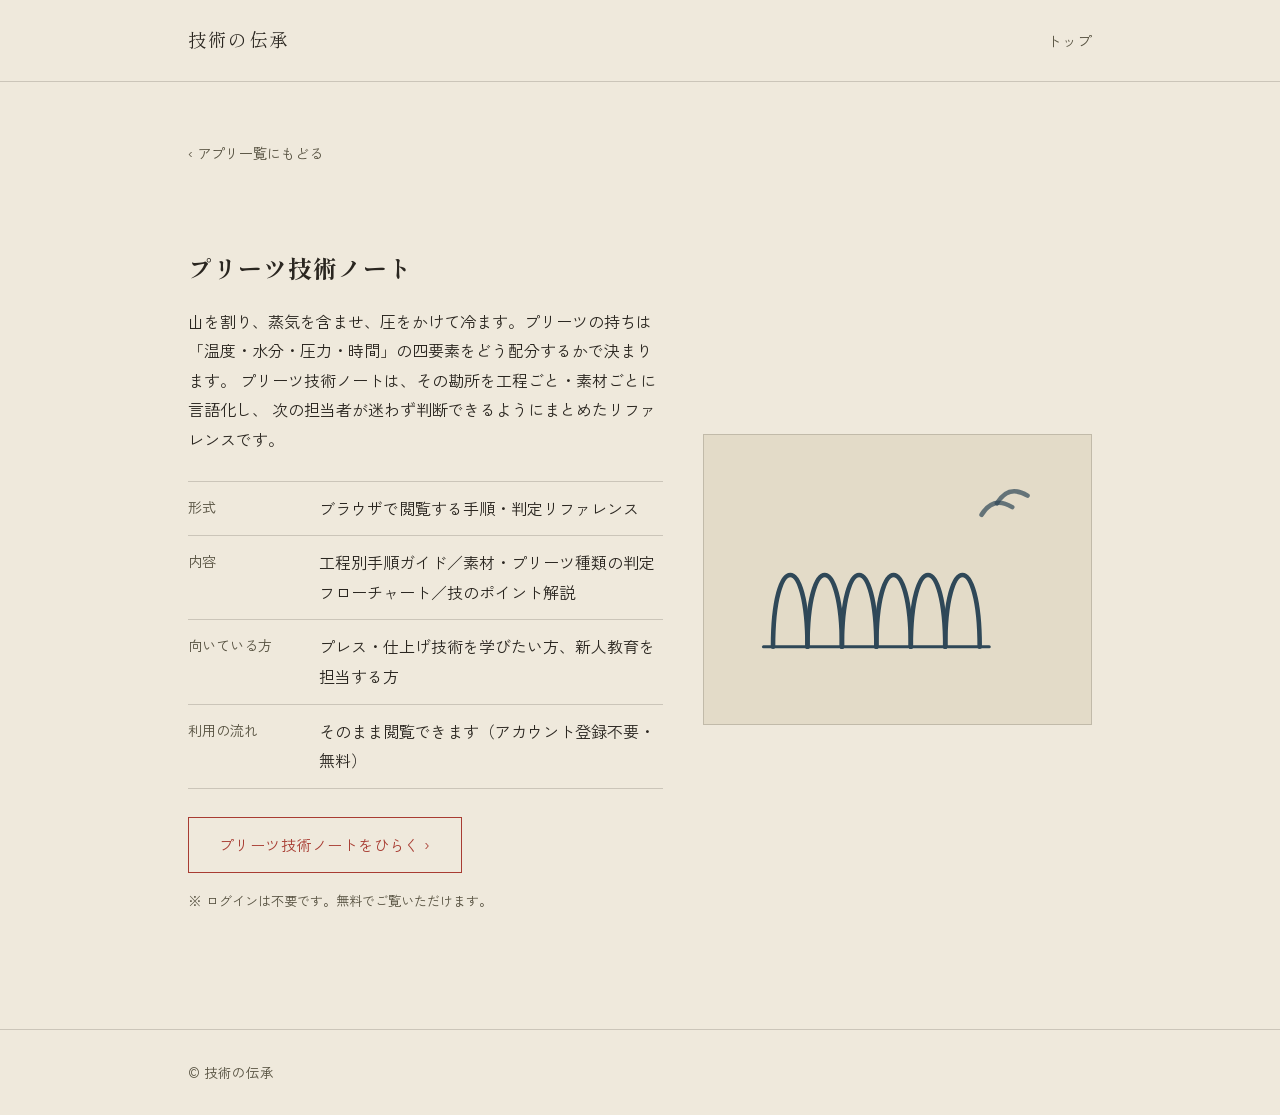
<file: pleats.html>
<!DOCTYPE html>
<html lang="ja">
<head>
<meta charset="UTF-8">
<meta name="viewport" content="width=device-width, initial-scale=1.0">
<title>プリーツ技術ノート | 技術の伝承</title>
<meta name="description" content="プリーツの保持・セット技術を体系的にまとめたリファレンス「プリーツ技術ノート」のご紹介。">
<link rel="stylesheet" href="css/style.css">
<style>
  .pleat-art {
    aspect-ratio: 4 / 3;
    border: 1px solid var(--line);
    background: var(--paper-dark);
    display: flex;
    align-items: center;
    justify-content: center;
    padding: 30px;
  }
  .pleat-art svg {
    width: 100%;
    height: 100%;
    color: var(--indigo);
  }
</style>
</head>
<body>

<header class="site-header">
  <div class="wrap">
    <a class="brand" href="index.html">技術の伝承</a>
    <nav>
      <a href="index.html">トップ</a>
    </nav>
  </div>
</header>

<section class="section" style="border-top:none;">
  <div class="wrap">
    <a class="back-link" href="index.html">‹ アプリ一覧にもどる</a>

    <div class="app-hero">
      <div>
        <div class="eyebrow-line"></div>
        <h1>プリーツ技術ノート</h1>
        <p class="lede">
          山を割り、蒸気を含ませ、圧をかけて冷ます。プリーツの持ちは
          「温度・水分・圧力・時間」の四要素をどう配分するかで決まります。
          プリーツ技術ノートは、その勘所を工程ごと・素材ごとに言語化し、
          次の担当者が迷わず判断できるようにまとめたリファレンスです。
        </p>

        <ul class="spec-list">
          <li><span class="k">形式</span><span class="v">ブラウザで閲覧する手順・判定リファレンス</span></li>
          <li><span class="k">内容</span><span class="v">工程別手順ガイド／素材・プリーツ種類の判定フローチャート／技のポイント解説</span></li>
          <li><span class="k">向いている方</span><span class="v">プレス・仕上げ技術を学びたい方、新人教育を担当する方</span></li>
          <li><span class="k">利用の流れ</span><span class="v">そのまま閲覧できます（アカウント登録不要・無料）</span></li>
        </ul>

        <p style="margin-top:28px;">
          <a class="btn btn-primary" href="pleats-note.html">
            プリーツ技術ノートをひらく ›
          </a>
        </p>
        <p class="section-note" style="margin-top:10px; font-size:0.82rem;">
          ※ ログインは不要です。無料でご覧いただけます。
        </p>
      </div>

      <div>
        <div class="pleat-art">
          <svg viewBox="0 0 160 120" fill="none" stroke="currentColor" stroke-width="2.4" stroke-linecap="round" stroke-linejoin="round" aria-hidden="true">
            <path d="M15 95 C 15 45, 33 45, 33 95" />
            <path d="M33 95 C 33 45, 51 45, 51 95" />
            <path d="M51 95 C 51 45, 69 45, 69 95" />
            <path d="M69 95 C 69 45, 87 45, 87 95" />
            <path d="M87 95 C 87 45, 105 45, 105 95" />
            <path d="M105 95 C 105 45, 123 45, 123 95" />
            <path d="M10 95 h118" stroke-width="1.6" />
            <path d="M132 20 Q138 10 148 16" opacity="0.7" />
            <path d="M124 26 Q130 16 140 22" opacity="0.7" />
          </svg>
        </div>
      </div>
    </div>
  </div>
</section>

<footer class="site-footer">
  <div class="wrap">
    <span>© 技術の伝承</span>
  </div>
</footer>

<script src="js/main.js"></script>
</body>
</html>
</file>
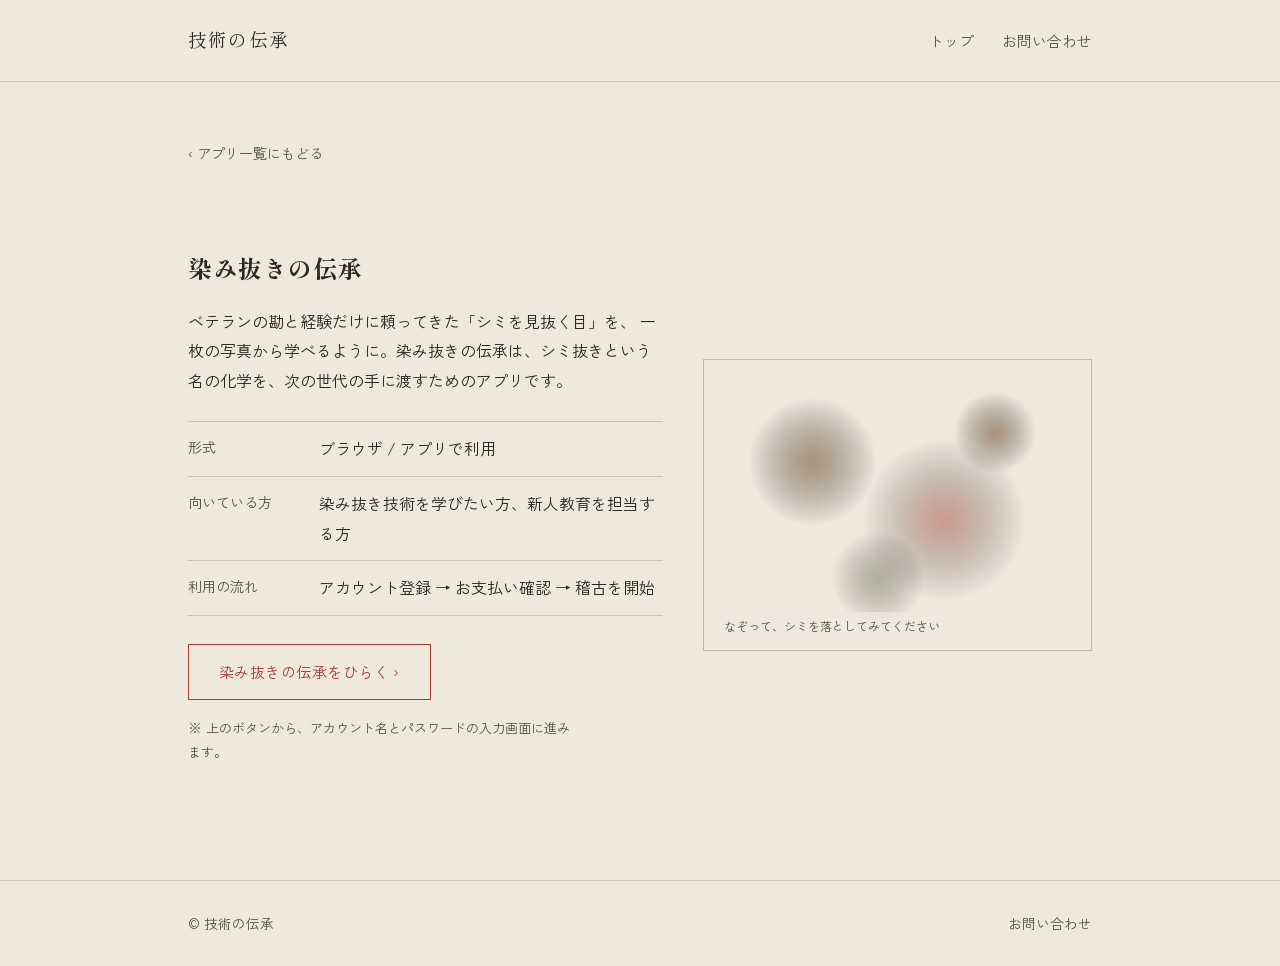
<file: shimi-nuki.html>
<!DOCTYPE html>
<html lang="ja">
<head>
<meta charset="UTF-8">
<meta name="viewport" content="width=device-width, initial-scale=1.0">
<title>染み抜きの伝承 | 技術の伝承</title>
<meta name="description" content="シミを見抜く目と落とし方を体験しながら学ぶアプリ「染み抜きの伝承」のご紹介。">
<link rel="stylesheet" href="css/style.css">
</head>
<body>

<header class="site-header">
  <div class="wrap">
    <a class="brand" href="index.html">技術の伝承</a>
    <nav>
      <a href="index.html">トップ</a>
      <a href="contact.html">お問い合わせ</a>
    </nav>
  </div>
</header>

<section class="section" style="border-top:none;">
  <div class="wrap">
    <a class="back-link" href="index.html">‹ アプリ一覧にもどる</a>

    <div class="app-hero">
      <div>
        <div class="eyebrow-line"></div>
        <h1>染み抜きの伝承</h1>
        <p class="lede">
          ベテランの勘と経験だけに頼ってきた「シミを見抜く目」を、
          一枚の写真から学べるように。染み抜きの伝承は、シミ抜きという
          名の化学を、次の世代の手に渡すためのアプリです。
        </p>

        <ul class="spec-list">
          <li><span class="k">形式</span><span class="v">ブラウザ / アプリで利用</span></li>
          <li><span class="k">向いている方</span><span class="v">染み抜き技術を学びたい方、新人教育を担当する方</span></li>
          <li><span class="k">利用の流れ</span><span class="v">アカウント登録 → お支払い確認 → 稽古を開始</span></li>
        </ul>

        <p style="margin-top:28px;">
          <a class="btn btn-primary" id="appLink" href="#" rel="noopener">
            染み抜きの伝承をひらく ›
          </a>
        </p>
        <p class="section-note" style="margin-top:10px; font-size:0.82rem;">
          ※ 上のボタンから、アカウント名とパスワードの入力画面に進みます。
        </p>
      </div>

      <div>
        <div class="brush-canvas-wrap">
          <canvas id="stainCanvas"></canvas>
          <span class="hint">なぞって、シミを落としてみてください</span>
        </div>
      </div>
    </div>
  </div>
</section>

<footer class="site-footer">
  <div class="wrap">
    <span>© 技術の伝承</span>
    <span><a href="contact.html" style="text-decoration:none;">お問い合わせ</a></span>
  </div>
</footer>

<script src="js/main.js"></script>
<script src="js/stain-hero.js"></script>
<script>
  document.getElementById('appLink').setAttribute('href', 'https://shiminuki.streamlit.app');
</script>
</body>
</html>
</file>
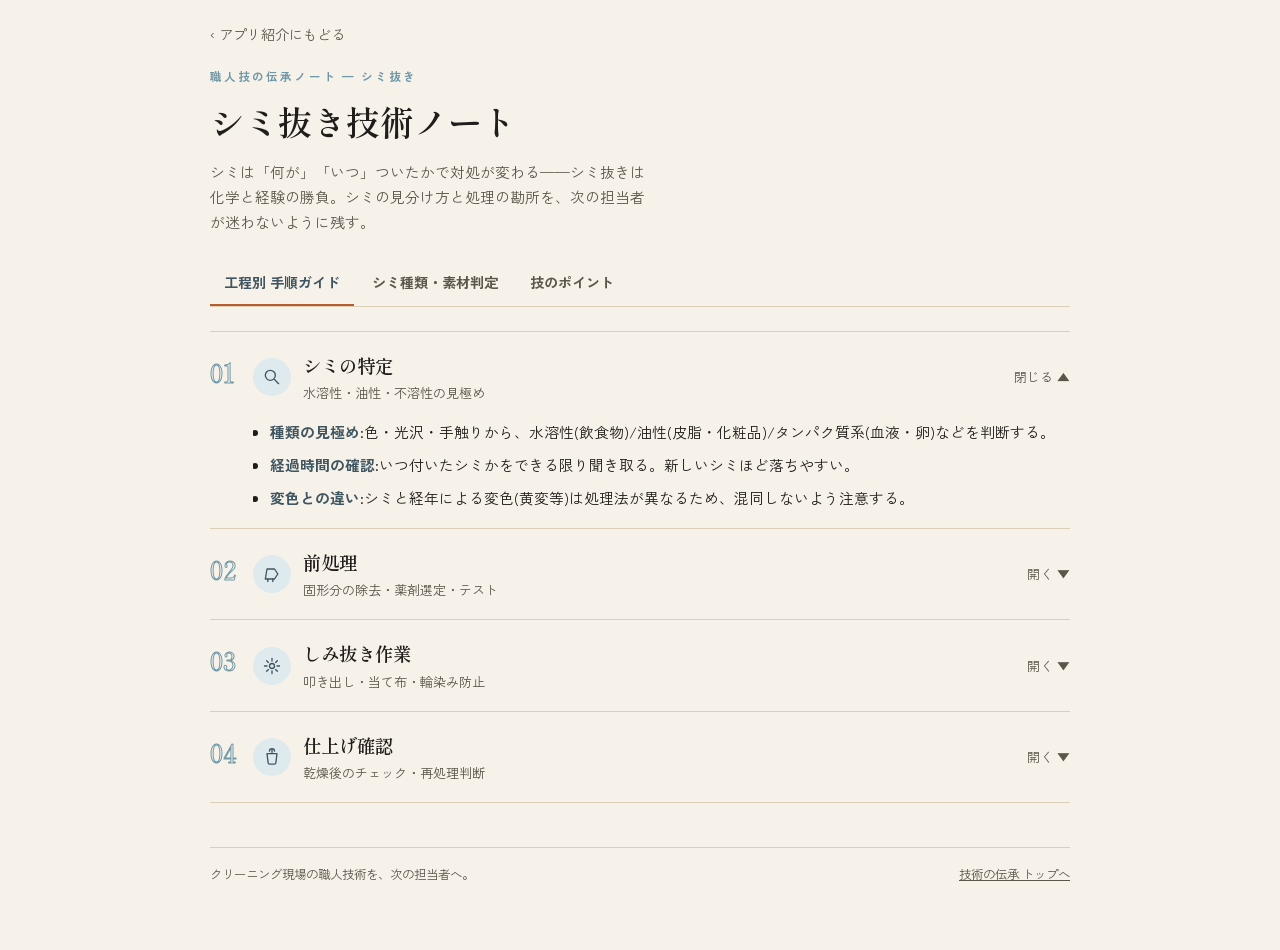
<file: stain-removal-note.html>
<!DOCTYPE html>
<html lang="ja">
<head>
<meta charset="UTF-8">
<meta name="viewport" content="width=device-width, initial-scale=1.0">
<title>シミ抜き技術ノート | 技術の伝承</title>
<meta name="description" content="シミ抜きの工程別手順ガイド、シミ種類・素材ごとの判定フローチャート、技のポイントをまとめたリファレンス。">
<link rel="stylesheet" href="https://fonts.googleapis.com/css2?family=Shippori+Mincho:wght@400;600;800&family=Zen+Kaku+Gothic+New:wght@400;500;700&display=swap">
<style>
  :root{
    --ink:#211d1a;
    --ink-soft:#5c554c;
    --bg:#f6f2e9;
    --surface:#fffdf9;
    --surface-2:#eee6d6;
    --line:#ddd0b8;
    --steel:#3f5560;
    --steam:#6f97a8;
    --steam-soft:#dfeaee;
    --heat:#b85c2f;
    --heat-soft:#f3ddc9;
    --good:#4f7a54;
    --good-soft:#e2ead9;
    --warn:#a8862f;
    --warn-soft:#f1e6c9;
    --shadow: 0 1px 2px rgba(33,29,26,.06), 0 8px 20px -12px rgba(33,29,26,.18);
  }
  *{box-sizing:border-box;}
  body{
    margin:0;
    background:var(--bg);
    color:var(--ink);
    font-family:'Zen Kaku Gothic New', 'Hiragino Kaku Gothic ProN', sans-serif;
    line-height:1.7;
    padding-inline:16px;
  }
  img{max-width:100%;}
  .wrap{max-width:860px; margin:0 auto; padding-block:20px 64px;}

  h1,h2,h3{font-family:'Shippori Mincho', serif; font-weight:600; text-wrap:balance; margin:0;}

  .dn-back{
    display:inline-block; margin-bottom:20px; font-size:.88rem;
    color:var(--ink-soft); text-decoration:none;
  }
  .dn-back:hover{ color:var(--steel); }

  header.top{
    display:flex; flex-direction:column; gap:6px; margin-bottom:20px;
  }
  .eyebrow{
    font-size:.72rem; letter-spacing:.18em; color:var(--steam); font-weight:700;
    text-transform:uppercase;
  }
  header.top h1{font-size:clamp(1.6rem,5vw,2.15rem); color:var(--ink);}
  header.top p{margin:2px 0 0; color:var(--ink-soft); font-size:.92rem; max-width:56ch;}

  nav.tabs{
    position:sticky; top:0;
    display:flex; gap:4px; background:var(--bg);
    border-bottom:1px solid var(--line); padding-block:10px 0;
    margin-bottom:24px; z-index:10; overflow-x:auto;
  }
  nav.tabs button{
    appearance:none; border:none; background:none; cursor:pointer;
    font-family:inherit; font-size:.88rem; font-weight:700; color:var(--ink-soft);
    padding:8px 14px 12px; border-bottom:2px solid transparent; white-space:nowrap;
  }
  nav.tabs button.active{color:var(--steel); border-color:var(--heat);}
  nav.tabs button:focus-visible, .chip:focus-visible{outline:2px solid var(--heat); outline-offset:2px;}

  section.panel{display:none;}
  section.panel.active{display:block;}

  /* --- 手順ガイド --- */
  .stage{
    display:grid; grid-template-columns:auto 1fr; gap:14px;
    border-top:1px solid var(--line); padding-block:18px;
  }
  .stage:last-child{border-bottom:1px solid var(--line);}
  .stage-num{
    font-family:'Shippori Mincho',serif; font-size:1.6rem;
    -webkit-text-stroke:1px var(--steam); color:transparent;
    width:2.2ch;
  }
  .stage-head{display:flex; align-items:center; gap:12px; cursor:pointer;}
  .stage-icon{
    width:38px; height:38px; flex:none; border-radius:50%;
    background:var(--steam-soft); display:grid; place-items:center; color:var(--steel);
  }
  .stage-icon svg{width:20px; height:20px;}
  .stage-title{font-family:'Shippori Mincho',serif; font-size:1.15rem; font-weight:600;}
  .stage-sub{font-size:.82rem; color:var(--ink-soft); margin-top:1px;}
  .stage-toggle{margin-left:auto; color:var(--ink-soft); font-size:.8rem; flex:none;}
  .stage-body{
    overflow:hidden; max-height:0; transition:max-height .25s ease;
  }
  .stage.open .stage-body{max-height:600px;}
  .stage-body-inner{padding-top:14px;}
  .stage ul{margin:0; padding-left:1.1em; display:grid; gap:8px;}
  .stage li{font-size:.92rem;}
  .stage li b{color:var(--steel);}
  .warn{
    margin-top:12px; display:flex; gap:8px; align-items:flex-start;
    background:var(--heat-soft); border:1px solid rgba(184,92,47,.4);
    padding:10px 12px; border-radius:8px; font-size:.85rem; color:var(--ink);
  }
  .warn b{color:var(--heat);}

  /* --- シミ種類・素材判定 --- */
  .flow-grid{display:grid; gap:18px;}
  .flow-group h3{font-size:.95rem; color:var(--ink-soft); font-family:'Zen Kaku Gothic New',sans-serif; font-weight:700; margin-bottom:8px;}
  .chips{display:flex; flex-wrap:wrap; gap:8px;}
  .chip{
    appearance:none; cursor:pointer; font-family:inherit; font-size:.85rem; font-weight:500;
    padding:8px 14px; border-radius:999px; border:1px solid var(--line);
    background:var(--surface); color:var(--ink);
  }
  .chip.sel{background:var(--steel); border-color:var(--steel); color:var(--surface); font-weight:700;}

  .result{
    margin-top:22px; background:var(--surface); border:1px solid var(--line);
    border-radius:14px; box-shadow:var(--shadow); overflow:hidden;
  }
  .result-head{
    padding:16px 18px; background:var(--surface-2);
    display:flex; justify-content:space-between; align-items:baseline; gap:10px; flex-wrap:wrap;
  }
  .result-head h3{font-size:1.05rem;}
  .method-badge{
    display:inline-block; font-size:.85rem; font-weight:700; padding:3px 11px; border-radius:999px;
  }
  .method-ok{background:var(--good-soft); color:var(--good);}
  .method-caution{background:var(--heat-soft); color:var(--heat);}
  .method-stop{background:var(--warn-soft); color:var(--warn);}
  .result-body{ padding:14px 18px; font-size:.9rem; }
  .result-body p{ margin:0; }
  .result-note{
    border-top:1px solid var(--line); padding:14px 18px; font-size:.88rem; background:var(--steam-soft);
  }
  .result-note b{color:var(--steel);}

  /* --- 技のポイント --- */
  .tips{display:grid; gap:16px; grid-template-columns:repeat(auto-fit,minmax(240px,1fr));}
  .tip-card{
    background:var(--surface); border:1px solid var(--line); border-radius:14px;
    box-shadow:var(--shadow); padding:16px; display:flex; flex-direction:column; gap:10px;
  }
  .tip-diagram{
    aspect-ratio:4/3; background:var(--surface-2); border-radius:10px;
    display:grid; place-items:center; padding:10px;
  }
  .tip-diagram svg{width:100%; height:100%; max-width:180px; color:var(--steel);}
  .tip-num{font-size:.72rem; letter-spacing:.12em; color:var(--heat); font-weight:700;}
  .tip-card h3{font-size:1rem;}
  .tip-card p{margin:0; font-size:.85rem; color:var(--ink-soft);}

  .dn-footer{
    margin-top:44px; padding-top:16px; border-top:1px solid var(--line);
    font-size:.78rem; color:var(--ink-soft); display:flex; justify-content:space-between; gap:12px; flex-wrap:wrap;
  }
  .dn-footer a{ color:inherit; }
</style>
</head>
<body>

<div class="wrap">
  <a class="dn-back" href="stain-removal.html">‹ アプリ紹介にもどる</a>

  <header class="top">
    <span class="eyebrow">職人技の伝承ノート — シミ抜き</span>
    <h1>シミ抜き技術ノート</h1>
    <p>シミは「何が」「いつ」ついたかで対処が変わる——シミ抜きは化学と経験の勝負。シミの見分け方と処理の勘所を、次の担当者が迷わないように残す。</p>
  </header>

  <nav class="tabs">
    <button class="active" data-tab="guide">工程別 手順ガイド</button>
    <button data-tab="flow">シミ種類・素材判定</button>
    <button data-tab="tips">技のポイント</button>
  </nav>

  <!-- ============ 手順ガイド ============ -->
  <section class="panel active" id="panel-guide">

    <div class="stage open" data-stage>
      <div class="stage-num">01</div>
      <div>
        <div class="stage-head" data-stage-head>
          <span class="stage-icon"><svg viewBox="0 0 24 24" fill="none" stroke="currentColor" stroke-width="1.6" stroke-linecap="round" stroke-linejoin="round"><circle cx="10" cy="10" r="6"/><line x1="15" y1="15" x2="20" y2="20"/></svg></span>
          <div>
            <div class="stage-title">シミの特定</div>
            <div class="stage-sub">水溶性・油性・不溶性の見極め</div>
          </div>
          <span class="stage-toggle">閉じる ▲</span>
        </div>
        <div class="stage-body">
          <div class="stage-body-inner">
            <ul>
              <li><b>種類の見極め</b>:色・光沢・手触りから、水溶性(飲食物)/油性(皮脂・化粧品)/タンパク質系(血液・卵)などを判断する。</li>
              <li><b>経過時間の確認</b>:いつ付いたシミかをできる限り聞き取る。新しいシミほど落ちやすい。</li>
              <li><b>変色との違い</b>:シミと経年による変色(黄変等)は処理法が異なるため、混同しないよう注意する。</li>
            </ul>
          </div>
        </div>
      </div>
    </div>

    <div class="stage" data-stage>
      <div class="stage-num">02</div>
      <div>
        <div class="stage-head" data-stage-head>
          <span class="stage-icon"><svg viewBox="0 0 24 24" fill="none" stroke="currentColor" stroke-width="1.6" stroke-linecap="round" stroke-linejoin="round"><path d="M4 18 L15 18 L19 12 L15 6 L6 6 Z"/><line x1="7" y1="18" x2="7" y2="21"/><line x1="13" y1="18" x2="13" y2="21"/></svg></span>
          <div>
            <div class="stage-title">前処理</div>
            <div class="stage-sub">固形分の除去・薬剤選定・テスト</div>
          </div>
          <span class="stage-toggle">開く ▼</span>
        </div>
        <div class="stage-body">
          <div class="stage-body-inner">
            <ul>
              <li><b>固形分を先に除く</b>:ブラシや刃物で、乾いた汚れや粒状の付着物を先に取り除いておく。</li>
              <li><b>薬剤の選定</b>:シミの種類に合わせて薬剤を選ぶ(詳しくは「シミ種類・素材判定」タブを参照)。</li>
              <li><b>目立たない部分でテスト</b>:必ず縫い代などで薬剤の影響(変色・風合い変化)がないか確認してから本処理に入る。</li>
            </ul>
          </div>
        </div>
      </div>
    </div>

    <div class="stage" data-stage>
      <div class="stage-num">03</div>
      <div>
        <div class="stage-head" data-stage-head>
          <span class="stage-icon"><svg viewBox="0 0 24 24" fill="none" stroke="currentColor" stroke-width="1.6" stroke-linecap="round" stroke-linejoin="round"><circle cx="12" cy="12" r="3"/><path d="M12 3v3M12 18v3M3 12h3M18 12h3M5.6 5.6l2.1 2.1M16.3 16.3l2.1 2.1M5.6 18.4l2.1-2.1M16.3 7.7l2.1-2.1"/></svg></span>
          <div>
            <div class="stage-title">しみ抜き作業</div>
            <div class="stage-sub">叩き出し・当て布・輪染み防止</div>
          </div>
          <span class="stage-toggle">開く ▼</span>
        </div>
        <div class="stage-body">
          <div class="stage-body-inner">
            <ul>
              <li><b>叩き出し</b>:下に当て布を敷き、シミを下へ移すイメージで軽く叩く。こすらない。</li>
              <li><b>中心から外側へ</b>:シミの中心から外側に向けて処理することで、輪染みの広がりを防ぐ。</li>
              <li><b>少しずつ確認</b>:一気に薬剤を使いすぎず、様子を見ながら段階的に進める。</li>
            </ul>
            <div class="warn"><b>注意:</b> タンパク質系のシミ(血液・卵・乳製品等)に熱いお湯を使うと、タンパク質が固まって逆に落ちにくくなる。必ず水かぬるま湯から始める。</div>
          </div>
        </div>
      </div>
    </div>

    <div class="stage" data-stage>
      <div class="stage-num">04</div>
      <div>
        <div class="stage-head" data-stage-head>
          <span class="stage-icon"><svg viewBox="0 0 24 24" fill="none" stroke="currentColor" stroke-width="1.6" stroke-linecap="round" stroke-linejoin="round"><path d="M12 3 v4 M9 5 a3 3 0 0 1 6 0"/><path d="M6 8 h12 l-1.4 11.2a1.6 1.6 0 0 1-1.6 1.4H9a1.6 1.6 0 0 1-1.6-1.4Z"/></svg></span>
          <div>
            <div class="stage-title">仕上げ確認</div>
            <div class="stage-sub">乾燥後のチェック・再処理判断</div>
          </div>
          <span class="stage-toggle">開く ▼</span>
        </div>
        <div class="stage-body">
          <div class="stage-body-inner">
            <ul>
              <li><b>乾燥後に確認</b>:シミは乾くと見え方が変わるため、完全に乾かしてから色・風合いを確認する。</li>
              <li><b>再処理の判断</b>:薄く残っている場合は、無理をせず段階を分けて再処理する。一度に落とそうとしない。</li>
              <li><b>周囲への影響確認</b>:処理した部分としていない部分で、色や光沢に差が出ていないか確認する。</li>
            </ul>
          </div>
        </div>
      </div>
    </div>

  </section>

  <!-- ============ シミ種類・素材判定 ============ -->
  <section class="panel" id="panel-flow">
    <div class="flow-grid">
      <div class="flow-group">
        <h3>1. シミの種類を選ぶ</h3>
        <div class="chips" id="stain-chips"></div>
      </div>
      <div class="flow-group">
        <h3>2. 素材を選ぶ</h3>
        <div class="chips" id="material-chips"></div>
      </div>
    </div>

    <div class="result">
      <div class="result-head">
        <h3 id="result-title">—</h3>
        <span class="method-badge" id="result-method">—</span>
      </div>
      <div class="result-body" id="result-body"></div>
      <div class="result-note" id="result-note"></div>
    </div>
  </section>

  <!-- ============ 技のポイント ============ -->
  <section class="panel" id="panel-tips">
    <div class="tips">

      <div class="tip-card">
        <div class="tip-diagram">
          <svg viewBox="0 0 120 90" fill="none" stroke="currentColor" stroke-width="2.2" stroke-linecap="round" stroke-linejoin="round">
            <circle cx="60" cy="45" r="30"/>
            <circle cx="60" cy="45" r="18" opacity="0.5"/>
            <circle cx="60" cy="45" r="6" fill="currentColor" stroke="none"/>
          </svg>
        </div>
        <span class="tip-num">POINT 01</span>
        <h3>中心から外側へ</h3>
        <p>シミの中心から外側に向かって処理することで、輪染みが広がるのを防ぐ。外から中心に向かうと逆効果になる。</p>
      </div>

      <div class="tip-card">
        <div class="tip-diagram">
          <svg viewBox="0 0 120 90" fill="none" stroke="currentColor" stroke-width="2.2" stroke-linecap="round" stroke-linejoin="round">
            <path d="M60 15 C 40 40, 40 55, 60 70 C 80 55, 80 40, 60 15 Z"/>
            <line x1="30" y1="20" x2="40" y2="30" stroke="var(--heat)"/>
            <line x1="90" y1="20" x2="80" y2="30" stroke="var(--heat)"/>
          </svg>
        </div>
        <span class="tip-num">POINT 02</span>
        <h3>熱を先に加えない</h3>
        <p>タンパク質系のシミは熱で固まり、かえって落ちにくくなる。必ず水またはぬるま湯から試す。</p>
      </div>

      <div class="tip-card">
        <div class="tip-diagram">
          <svg viewBox="0 0 120 90" fill="none" stroke="currentColor" stroke-width="2.2" stroke-linecap="round" stroke-linejoin="round">
            <rect x="20" y="55" width="30" height="20" rx="2"/>
            <path d="M35 55 L35 30" stroke-dasharray="3 4"/>
            <circle cx="35" cy="24" r="6"/>
          </svg>
        </div>
        <span class="tip-num">POINT 03</span>
        <h3>テスト当てを必ず行う</h3>
        <p>薬剤の影響は素材ごとに異なる。縫い代など目立たない部分で試してから、本処理に進む。</p>
      </div>

      <div class="tip-card">
        <div class="tip-diagram">
          <svg viewBox="0 0 120 90" fill="none" stroke="currentColor" stroke-width="2.2" stroke-linecap="round" stroke-linejoin="round">
            <circle cx="60" cy="45" r="28"/>
            <path d="M60 30v15l10 8"/>
          </svg>
        </div>
        <span class="tip-num">POINT 04</span>
        <h3>新しいシミほど有利</h3>
        <p>時間が経つほど繊維の奥まで入り込み、落ちにくくなる。気づいたらできるだけ早く対応するのが鉄則。</p>
      </div>

      <div class="tip-card">
        <div class="tip-diagram">
          <svg viewBox="0 0 120 90" fill="none" stroke="currentColor" stroke-width="2.2" stroke-linecap="round" stroke-linejoin="round">
            <rect x="20" y="20" width="80" height="15" rx="2"/>
            <rect x="30" y="45" width="60" height="30" rx="2" opacity="0.5"/>
          </svg>
        </div>
        <span class="tip-num">POINT 05</span>
        <h3>当て布で下に移す</h3>
        <p>叩き出しの基本は、シミを下に敷いた布に移すこと。こすって表面に広げるのではなく、下方向へ抜く意識を持つ。</p>
      </div>

    </div>
  </section>

  <div class="dn-footer">
    <span>クリーニング現場の職人技術を、次の担当者へ。</span>
    <span><a href="index.html">技術の伝承 トップへ</a></span>
  </div>
</div>

<script>
(function(){
  // ---- tabs ----
  var tabs = document.querySelectorAll('nav.tabs button');
  var panels = { guide: document.getElementById('panel-guide'), flow: document.getElementById('panel-flow'), tips: document.getElementById('panel-tips') };
  tabs.forEach(function(btn){
    btn.addEventListener('click', function(){
      tabs.forEach(function(b){ b.classList.remove('active'); });
      btn.classList.add('active');
      Object.keys(panels).forEach(function(k){ panels[k].classList.remove('active'); });
      panels[btn.dataset.tab].classList.add('active');
    });
  });

  // ---- accordion stages ----
  document.querySelectorAll('[data-stage-head]').forEach(function(head){
    head.addEventListener('click', function(){
      var stage = head.closest('[data-stage]');
      var wasOpen = stage.classList.contains('open');
      stage.classList.toggle('open');
      head.querySelector('.stage-toggle').textContent = wasOpen ? '開く ▼' : '閉じる ▲';
    });
  });

  // ---- stain-check data ----
  var stainTypes = [
    { id:'water', label:'水溶性(醤油・コーヒー・ジュース等)', method:'ok', methodLabel:'温水+中性洗剤で対応可',
      body:'比較的落としやすいシミ。ただし時間が経つと色素が繊維に定着してしまうため、乾く前の早めの対応が重要。' },
    { id:'oil', label:'油性(皮脂・口紅・食用油等)', method:'caution', methodLabel:'溶剤処理が必要',
      body:'ベンジン等の溶剤で油分を浮かせてから、洗剤で仕上げる。周囲ににじみやすいため輪染み対策をしながら進める。' },
    { id:'protein', label:'タンパク質系(血液・卵・乳製品等)', method:'caution', methodLabel:'水・ぬるま湯から開始',
      body:'熱を加えると固まって落ちにくくなる。必ず水またはぬるま湯から始め、専用酵素系の薬剤を使うと効果的。' },
    { id:'special', label:'特殊(墨・カビ・サビ等)', method:'stop', methodLabel:'一般処理では対応困難',
      body:'一般的なしみ抜き処理では落としきれないことが多い。専門的な薬剤・技術が必要になるため、無理に進めず慎重に判断する。' }
  ];

  var materials = [
    { id:'cotton_linen', label:'綿・麻', note:'水洗い系の処理に強く、特に追加の注意点は少ない。' },
    { id:'wool', label:'ウール', note:'摩擦でフェルト化しやすい。専用洗剤を薄めて使い、こすらず叩くように処理する。' },
    { id:'silk', label:'シルク', note:'水じみ・退色が起きやすい。必ず目立たない部分でテストしてから進める。' },
    { id:'synthetic', label:'ポリエステル等化学繊維', note:'熱に弱いため、乾燥・プレスの温度設定に注意する。' }
  ];

  var selStain = 'water';
  var selMaterial = 'cotton_linen';

  function renderChips(containerId, data, selectedId, onPick){
    var el = document.getElementById(containerId);
    el.innerHTML = '';
    data.forEach(function(item){
      var b = document.createElement('button');
      b.className = 'chip' + (item.id === selectedId ? ' sel' : '');
      b.textContent = item.label;
      b.addEventListener('click', function(){ onPick(item.id); });
      el.appendChild(b);
    });
  }

  function update(){
    renderChips('stain-chips', stainTypes, selStain, function(id){ selStain = id; update(); });
    renderChips('material-chips', materials, selMaterial, function(id){ selMaterial = id; update(); });

    var s = stainTypes.find(function(x){ return x.id === selStain; });
    var m = materials.find(function(x){ return x.id === selMaterial; });

    document.getElementById('result-title').textContent = s.label;
    var badge = document.getElementById('result-method');
    badge.textContent = s.methodLabel;
    badge.className = 'method-badge method-' + s.method;

    document.getElementById('result-body').innerHTML = '<p>' + s.body + '</p>';
    document.getElementById('result-note').innerHTML = '<b>' + m.label + 'の注意点:</b> ' + m.note;
  }

  update();
})();
</script>
</body>
</html>
</file>
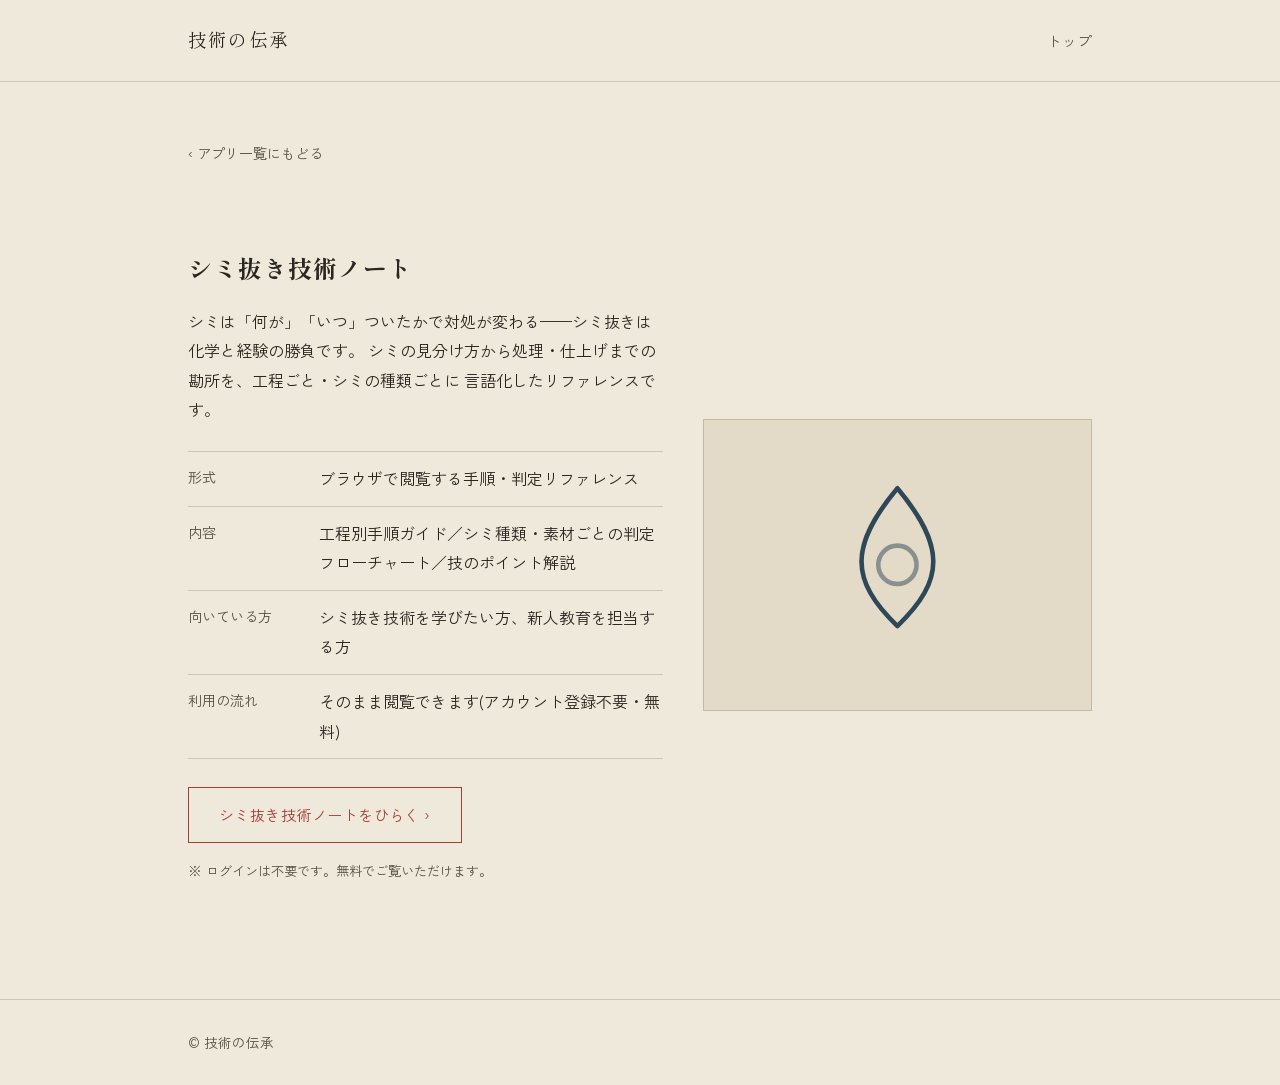
<file: stain-removal.html>
<!DOCTYPE html>
<html lang="ja">
<head>
<meta charset="UTF-8">
<meta name="viewport" content="width=device-width, initial-scale=1.0">
<title>シミ抜き技術ノート | 技術の伝承</title>
<meta name="description" content="シミ抜きの工程別手順ガイド・シミ種類/素材判定・技のポイントをまとめたリファレンス「シミ抜き技術ノート」のご紹介。">
<link rel="stylesheet" href="css/style.css">
<style>
  .stain-art {
    aspect-ratio: 4 / 3;
    border: 1px solid var(--line);
    background: var(--paper-dark);
    display: flex;
    align-items: center;
    justify-content: center;
    padding: 30px;
  }
  .stain-art svg {
    width: 100%;
    height: 100%;
    color: var(--indigo);
  }
</style>
</head>
<body>

<header class="site-header">
  <div class="wrap">
    <a class="brand" href="index.html">技術の伝承</a>
    <nav>
      <a href="index.html">トップ</a>
    </nav>
  </div>
</header>

<section class="section" style="border-top:none;">
  <div class="wrap">
    <a class="back-link" href="index.html">‹ アプリ一覧にもどる</a>

    <div class="app-hero">
      <div>
        <div class="eyebrow-line"></div>
        <h1>シミ抜き技術ノート</h1>
        <p class="lede">
          シミは「何が」「いつ」ついたかで対処が変わる——シミ抜きは化学と経験の勝負です。
          シミの見分け方から処理・仕上げまでの勘所を、工程ごと・シミの種類ごとに
          言語化したリファレンスです。
        </p>

        <ul class="spec-list">
          <li><span class="k">形式</span><span class="v">ブラウザで閲覧する手順・判定リファレンス</span></li>
          <li><span class="k">内容</span><span class="v">工程別手順ガイド／シミ種類・素材ごとの判定フローチャート／技のポイント解説</span></li>
          <li><span class="k">向いている方</span><span class="v">シミ抜き技術を学びたい方、新人教育を担当する方</span></li>
          <li><span class="k">利用の流れ</span><span class="v">そのまま閲覧できます(アカウント登録不要・無料)</span></li>
        </ul>

        <p style="margin-top:28px;">
          <a class="btn btn-primary" href="stain-removal-note.html">
            シミ抜き技術ノートをひらく ›
          </a>
        </p>
        <p class="section-note" style="margin-top:10px; font-size:0.82rem;">
          ※ ログインは不要です。無料でご覧いただけます。
        </p>
      </div>

      <div>
        <div class="stain-art">
          <svg viewBox="0 0 160 120" fill="none" stroke="currentColor" stroke-width="2.4" stroke-linecap="round" stroke-linejoin="round" aria-hidden="true">
            <path d="M80 20 C 55 50, 55 68, 80 92 C 105 68, 105 50, 80 20 Z"/>
            <circle cx="80" cy="60" r="10" opacity="0.5"/>
          </svg>
        </div>
      </div>
    </div>
  </div>
</section>

<footer class="site-footer">
  <div class="wrap">
    <span>© 技術の伝承</span>
  </div>
</footer>

<script src="js/main.js"></script>
</body>
</html>
</file>
<file: css/style.css>
@import url('https://fonts.googleapis.com/css2?family=Shippori+Mincho:wght@500;700&family=Zen+Kaku+Gothic+New:wght@400;500;700&display=swap');

:root {
  --paper: #efe9dc;
  --paper-dark: #e3dbc8;
  --ink: #2a2620;
  --ink-soft: #55503f;
  --indigo: #2f4858;
  --vermillion: #a83c32;
  --gold: #b8944f;
  --line: rgba(42, 38, 32, 0.18);
  --max-w: 960px;
}

* {
  box-sizing: border-box;
}

html {
  scroll-behavior: smooth;
}

@media (prefers-reduced-motion: reduce) {
  html {
    scroll-behavior: auto;
  }
  * {
    animation-duration: 0.01ms !important;
    animation-iteration-count: 1 !important;
    transition-duration: 0.01ms !important;
  }
}

body {
  margin: 0;
  background: var(--paper);
  color: var(--ink);
  font-family: 'Zen Kaku Gothic New', sans-serif;
  line-height: 1.85;
  -webkit-font-smoothing: antialiased;
}

h1, h2, h3 {
  font-family: 'Shippori Mincho', serif;
  font-weight: 700;
  color: var(--ink);
  margin: 0;
  letter-spacing: 0.04em;
}

a {
  color: inherit;
}

img {
  max-width: 100%;
  display: block;
}

.wrap {
  max-width: var(--max-w);
  margin: 0 auto;
  padding: 0 28px;
}

/* ---------- Header ---------- */
.site-header {
  border-bottom: 1px solid var(--line);
  padding: 22px 0;
}

.site-header .wrap {
  display: flex;
  flex-wrap: wrap;
  align-items: baseline;
  justify-content: space-between;
  gap: 10px 24px;
}

.site-header .brand {
  font-family: 'Shippori Mincho', serif;
  font-size: 1.15rem;
  letter-spacing: 0.12em;
  text-decoration: none;
  white-space: nowrap;
}

.site-header nav {
  display: flex;
  gap: 28px;
  font-size: 0.92rem;
}

@media (max-width: 400px) {
  .site-header nav {
    gap: 18px;
  }
}

.site-header nav a {
  white-space: nowrap;
  text-decoration: none;
  color: var(--ink-soft);
  padding-bottom: 4px;
  border-bottom: 1px solid transparent;
  transition: border-color 0.2s ease, color 0.2s ease;
}

.site-header nav a:hover,
.site-header nav a:focus-visible {
  color: var(--indigo);
  border-color: var(--indigo);
}

/* ---------- Hero ---------- */
.hero {
  padding: 80px 0 60px;
  position: relative;
}

.hero .eyebrow-line {
  width: 48px;
  height: 1px;
  background: var(--gold);
  margin-bottom: 22px;
}

.hero h1 {
  font-size: clamp(2.1rem, 5vw, 3.4rem);
  line-height: 1.35;
}

.hero .lede {
  margin-top: 22px;
  max-width: 46ch;
  color: var(--ink-soft);
  font-size: 1.02rem;
}

.brush-underline {
  display: block;
  margin-top: 18px;
  width: min(420px, 70vw);
  height: 34px;
}

.brush-underline path {
  fill: none;
  stroke: var(--vermillion);
  stroke-width: 6;
  stroke-linecap: round;
  stroke-dasharray: 620;
  stroke-dashoffset: 620;
  animation: draw-brush 1.6s 0.3s cubic-bezier(0.65, 0, 0.35, 1) forwards;
}

@keyframes draw-brush {
  to {
    stroke-dashoffset: 0;
  }
}

/* ---------- Section heading ---------- */
.section {
  padding: 56px 0;
  border-top: 1px solid var(--line);
}

.section-head {
  display: flex;
  align-items: flex-end;
  justify-content: space-between;
  gap: 20px;
  margin-bottom: 34px;
}

.section-head h2 {
  font-size: 1.5rem;
}

.section-head .num {
  font-family: 'Shippori Mincho', serif;
  color: var(--gold);
  font-size: 0.95rem;
}

.section-note {
  color: var(--ink-soft);
  max-width: 56ch;
  margin: 10px 0 0;
}

/* ---------- Carousel ---------- */
.carousel {
  position: relative;
}

.carousel-track {
  display: flex;
  gap: 24px;
  overflow-x: auto;
  scroll-snap-type: x mandatory;
  padding-bottom: 8px;
  scrollbar-width: none;
  -ms-overflow-style: none;
}

.carousel-track::-webkit-scrollbar {
  display: none;
}

.app-card {
  flex: 0 0 calc((100% - 24px) / 2);
  min-width: 240px;
  scroll-snap-align: start;
  border: 1px solid var(--line);
  background: var(--paper-dark);
  padding: 26px 24px;
  display: flex;
  flex-direction: column;
  gap: 14px;
  text-decoration: none;
  color: inherit;
  position: relative;
  transition: border-color 0.2s ease;
}

.app-card:hover,
.app-card:focus-visible {
  border-color: var(--indigo);
}

.app-card .tag {
  font-size: 0.78rem;
  color: var(--indigo);
  letter-spacing: 0.08em;
}

.app-card h3 {
  font-size: 1.25rem;
}

.app-card p {
  color: var(--ink-soft);
  font-size: 0.92rem;
  margin: 0;
  flex-grow: 1;
}

.app-card .go {
  font-size: 0.88rem;
  color: var(--vermillion);
}

.app-card.is-soon {
  opacity: 0.62;
  cursor: default;
}

.app-card.is-soon:hover {
  border-color: var(--line);
}

@media (max-width: 620px) {
  .app-card {
    flex-basis: 100%;
  }
}

.carousel-nav {
  display: flex;
  gap: 10px;
  margin-top: 18px;
}

.carousel-nav button {
  width: 34px;
  height: 34px;
  border: 1px solid var(--line);
  background: transparent;
  color: var(--ink);
  cursor: pointer;
  font-family: inherit;
  font-size: 1rem;
  transition: border-color 0.2s ease, color 0.2s ease;
}

.carousel-nav button:hover {
  border-color: var(--indigo);
  color: var(--indigo);
}

/* ---------- Buttons ---------- */
.btn {
  display: inline-block;
  padding: 13px 30px;
  border: 1px solid var(--ink);
  text-decoration: none;
  color: var(--ink);
  font-size: 0.94rem;
  letter-spacing: 0.03em;
  background: transparent;
  transition: background 0.2s ease, color 0.2s ease;
}

.btn:hover,
.btn:focus-visible {
  background: var(--ink);
  color: var(--paper);
}

.btn-primary {
  border-color: var(--vermillion);
  color: var(--vermillion);
}

.btn-primary:hover,
.btn-primary:focus-visible {
  background: var(--vermillion);
  color: var(--paper);
}

/* ---------- Footer ---------- */
.site-footer {
  border-top: 1px solid var(--line);
  padding: 30px 0;
  color: var(--ink-soft);
  font-size: 0.85rem;
}

.site-footer .wrap {
  display: flex;
  justify-content: space-between;
  flex-wrap: wrap;
  gap: 10px;
}

/* ---------- Form ---------- */
.form-field {
  margin-bottom: 22px;
}

.form-field label {
  display: block;
  margin-bottom: 8px;
  font-size: 0.9rem;
  color: var(--ink-soft);
}

.form-field input,
.form-field textarea {
  width: 100%;
  padding: 12px 14px;
  border: 1px solid var(--line);
  background: var(--paper);
  color: var(--ink);
  font-family: inherit;
  font-size: 0.98rem;
}

.form-field input:focus-visible,
.form-field textarea:focus-visible {
  outline: 2px solid var(--indigo);
  outline-offset: 1px;
}

.form-field textarea {
  min-height: 150px;
  resize: vertical;
}

.form-status {
  margin-top: 16px;
  font-size: 0.9rem;
  min-height: 1.4em;
}

.form-status.is-success {
  color: var(--indigo);
}

.form-status.is-error {
  color: var(--vermillion);
}

.submit-btn {
  border: 1px solid var(--ink);
  background: var(--ink);
  color: var(--paper);
  padding: 13px 34px;
  font-family: inherit;
  font-size: 0.96rem;
  cursor: pointer;
  transition: opacity 0.2s ease;
}

.submit-btn:hover {
  opacity: 0.85;
}

.submit-btn:disabled {
  opacity: 0.5;
  cursor: default;
}

/* ---------- App entry page specific ---------- */
.app-hero {
  display: grid;
  grid-template-columns: 1.1fr 0.9fr;
  gap: 40px;
  align-items: center;
  padding: 60px 0;
}

@media (max-width: 780px) {
  .app-hero {
    grid-template-columns: 1fr;
  }
}

.brush-canvas-wrap {
  border: 1px solid var(--line);
  background: var(--paper-dark);
  aspect-ratio: 4 / 3;
  position: relative;
  overflow: hidden;
}

.brush-canvas-wrap canvas {
  width: 100%;
  height: 100%;
  cursor: crosshair;
  touch-action: none;
}

.brush-canvas-wrap .hint {
  position: absolute;
  bottom: 10px;
  left: 12px;
  font-size: 0.75rem;
  color: var(--ink-soft);
  background: rgba(239, 233, 220, 0.75);
  padding: 3px 8px;
  pointer-events: none;
}

.spec-list {
  margin: 26px 0 0;
  padding: 0;
  list-style: none;
}

.spec-list li {
  padding: 12px 0;
  border-top: 1px solid var(--line);
  display: flex;
  gap: 18px;
}

.spec-list li:last-child {
  border-bottom: 1px solid var(--line);
}

.spec-list .k {
  flex: 0 0 8em;
  color: var(--ink-soft);
  font-size: 0.88rem;
}

.spec-list .v {
  flex: 1;
}

.back-link {
  display: inline-block;
  margin-bottom: 20px;
  font-size: 0.88rem;
  color: var(--ink-soft);
  text-decoration: none;
}

.back-link:hover {
  color: var(--indigo);
}
</file>
